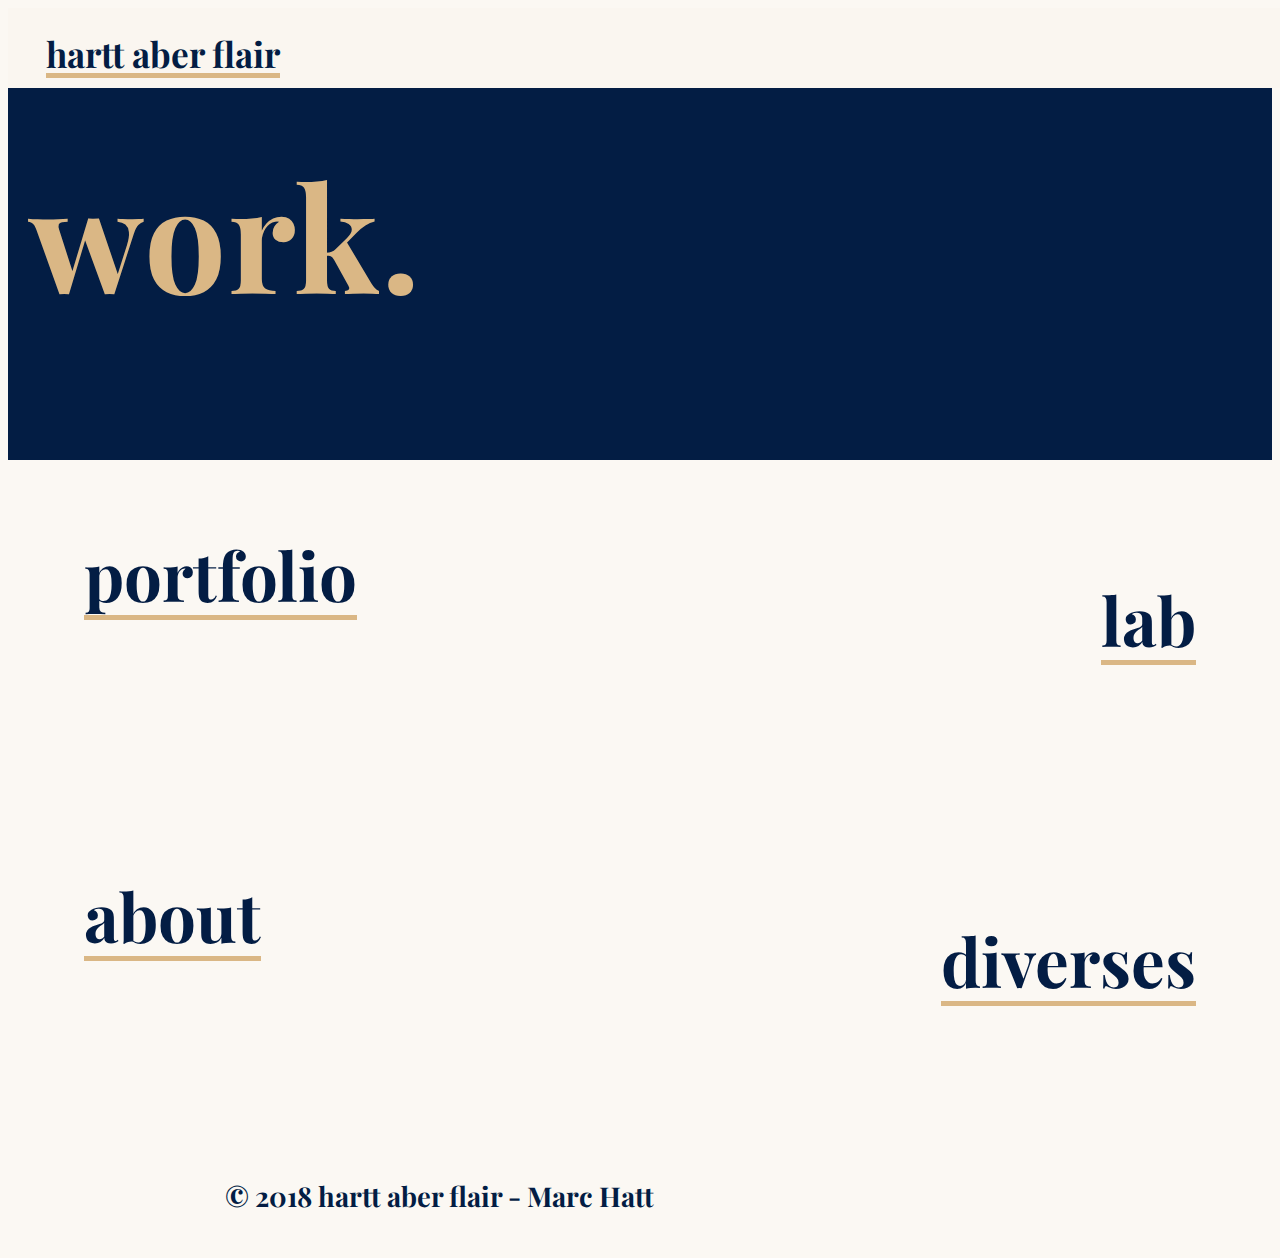
<file: index.html>
<!DOCTYPE html>
<html>
<head>
    <title>hartt aber flair</title>
    <meta charset="utf-8"/>
    <meta name="viewport" content="width=device-width, initial-scale=1.0">
    <link rel="stylesheet" href="https://maxcdn.bootstrapcdn.com/bootstrap/4.0.0-beta.2/css/bootstrap.min.css"
          integrity="sha384-PsH8R72JQ3SOdhVi3uxftmaW6Vc51MKb0q5P2rRUpPvrszuE4W1povHYgTpBfshb" crossorigin="anonymous">
    <link href="https://fonts.googleapis.com/css?family=Fira+Sans:400,400i|Playfair+Display:700,700i" rel="stylesheet"
          type="text/css">
    <link rel="stylesheet" type="text/css" href="styles/portfolio.css">
</head>
<body>
<header class="container-fluid">
    <div class="row">
        <h1 class="col-sm-4"><a href="index.html">hartt aber flair</a></h1>
    </div>
</header>
<section class="jumbotron">
    <div class="container-fluid">
        <div class="row text-center">
            <h2>work.</h2>
        </div>
    </div>
</section>
<section class="container-fluid">
    <div class="row">
        <div class="col-sm-6 nopadding">
            <h1 class="lab"><a>lab</a></h1>
        </div>
        <div class="col-sm-6 nopadding">
            <h1 class="experimentelles"><a href="portfolio.html">portfolio</a></h1>
        </div>
    </div>
    <div class="row">
        <div class="col-sm-6 nopadding">
            <h1 class="diverses"><a>diverses</a></h1>
        </div>
        <div class="col-sm-6 nopadding">
            <h1 class="case"><a href="about.html">about</a></h1>
        </div>
    </div>
</section>
<footer class="container-fluid">
    <div class="copy">
        <p class="copy">&copy; 2018 hartt aber flair - Marc Hatt</p>
    </div>
</footer>
<script src="https://code.jquery.com/jquery-3.2.1.slim.min.js"
        integrity="sha384-KJ3o2DKtIkvYIK3UENzmM7KCkRr/rE9/Qpg6aAZGJwFDMVNA/GpGFF93hXpG5KkN"
        crossorigin="anonymous"></script>
<script src="https://cdnjs.cloudflare.com/ajax/libs/popper.js/1.12.9/umd/popper.min.js"
        integrity="sha384-ApNbgh9B+Y1QKtv3Rn7W3mgPxhU9K/ScQsAP7hUibX39j7fakFPskvXusvfa0b4Q"
        crossorigin="anonymous"></script>
<script src="https://maxcdn.bootstrapcdn.com/bootstrap/4.0.0-beta.3/js/bootstrap.min.js"
        integrity="sha384-a5N7Y/aK3qNeh15eJKGWxsqtnX/wWdSZSKp+81YjTmS15nvnvxKHuzaWwXHDli+4"
        crossorigin="anonymous"></script>
</body>
</html>
</file>
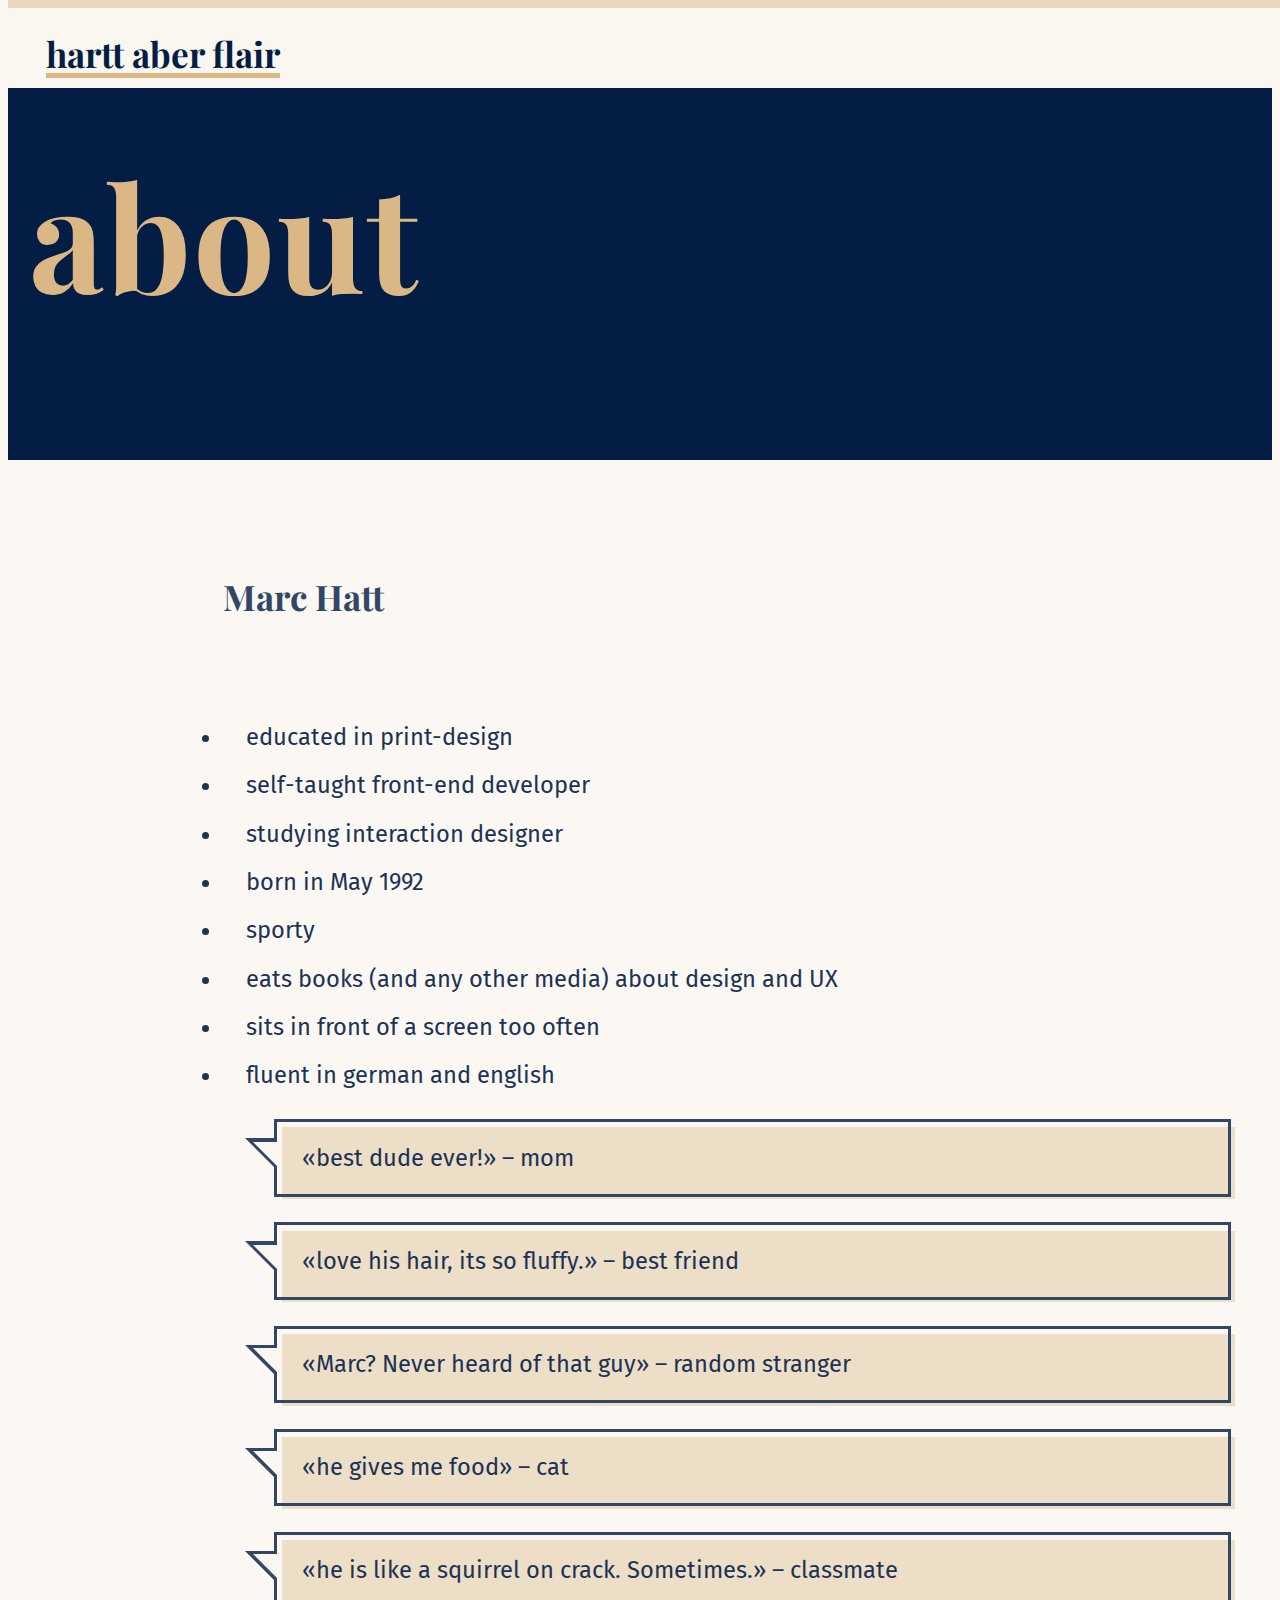
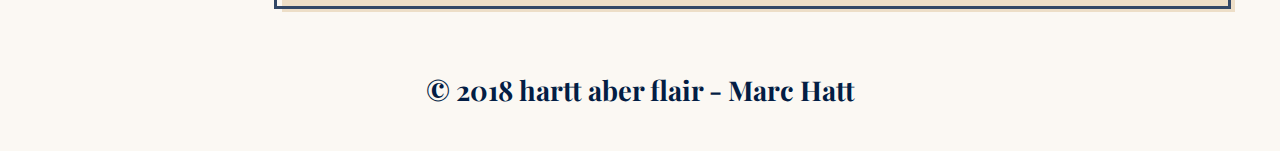
<file: about.html>
<!DOCTYPE html>
<html>
<head>
    <title>hartt aber flair</title>
    <meta charset="utf-8"/>
    <meta name="viewport" content="width=device-width, initial-scale=1.0">
    <link rel="stylesheet" href="https://maxcdn.bootstrapcdn.com/bootstrap/4.0.0-beta.2/css/bootstrap.min.css"
          integrity="sha384-PsH8R72JQ3SOdhVi3uxftmaW6Vc51MKb0q5P2rRUpPvrszuE4W1povHYgTpBfshb" crossorigin="anonymous">
    <link href="https://fonts.googleapis.com/css?family=Fira+Sans:400,400i|Playfair+Display:700,700i" rel="stylesheet"
          type="text/css">
    <link rel="stylesheet" type="text/css" href="styles/portfolio.css">
    <script src="https://ajax.googleapis.com/ajax/libs/jquery/3.2.1/jquery.min.js"></script>
    <script src="https://maxcdn.bootstrapcdn.com/bootstrap/3.3.7/js/bootstrap.min.js"></script>
</head>
<body>
<header class="container-fluid">
    <div class="row">
        <h1 class="col-sm-4"><a href="index.html">hartt aber flair</a></h1>
    </div>
</header>
<div class="back">
    <p><a href="index.html">home</a></p>
</div>
<section class="jumbotron">
    <div class="container-fluid">
        <div class="row text-center">
            <h2>about</h2>
        </div>
    </div>
</section>
<section class="container-fluid">
    <div class="row">
        <div class="grundtext">
            <h4 class="grundtext">Marc Hatt</h4>
            <div class="grundtext">
                <p class="grundtext">
                <ul style="padding-left:calc(16% + 1vw)">
                    <li>educated in print-design</li>
                    <li>self-taught front-end developer</li>
                    <li>studying interaction designer</li>
                    <li>born in May 1992</li>
                    <li>sporty</li>
                    <li>eats books (and any other media) about design and UX</li>
                    <li>sits in front of a screen too often</li>
                    <li>fluent in german and english</li>
                </ul>
                </p>
                <div class="row">
                    <div class="grundtext">
                        <blockquote class="content">«best dude ever!» – mom<span class="arrow"></span></blockquote>
                    </div>
                </div>
                <div class="row">
                    <div class="grundtext">
                        <blockquote class="content">«love his hair, its so fluffy.» – best friend<span
                                class="arrow"></span></blockquote>
                    </div>
                </div>
                <div class="row">
                    <div class="grundtext">
                        <blockquote class="content">«Marc? Never heard of that guy» – random stranger<span
                                class="arrow"></span></blockquote>
                    </div>
                </div>
                <div class="row">
                    <div class="grundtext">
                        <blockquote class="content">«he gives me food» – cat<span class="arrow"></span></blockquote>
                    </div>
                </div>
                <div class="row">
                    <div class="grundtext">
                        <blockquote class="content">«he is like a squirrel on crack. Sometimes.» – classmate<span
                                class="arrow"></span></blockquote>
                    </div>
                </div>
            </div>
        </div>
    </div>
</section>
<footer class="container-fluid">
    <div class="copy">
        <p class="copy">&copy; 2018 hartt aber flair - Marc Hatt</p>
    </div>
</footer>
<script src="https://code.jquery.com/jquery-3.2.1.slim.min.js"
        integrity="sha384-KJ3o2DKtIkvYIK3UENzmM7KCkRr/rE9/Qpg6aAZGJwFDMVNA/GpGFF93hXpG5KkN"
        crossorigin="anonymous"></script>
<script src="https://cdnjs.cloudflare.com/ajax/libs/popper.js/1.12.9/umd/popper.min.js"
        integrity="sha384-ApNbgh9B+Y1QKtv3Rn7W3mgPxhU9K/ScQsAP7hUibX39j7fakFPskvXusvfa0b4Q"
        crossorigin="anonymous"></script>
<script src="https://maxcdn.bootstrapcdn.com/bootstrap/4.0.0-beta.3/js/bootstrap.min.js"
        integrity="sha384-a5N7Y/aK3qNeh15eJKGWxsqtnX/wWdSZSKp+81YjTmS15nvnvxKHuzaWwXHDli+4"
        crossorigin="anonymous"></script>
</body>
</html>
</file>
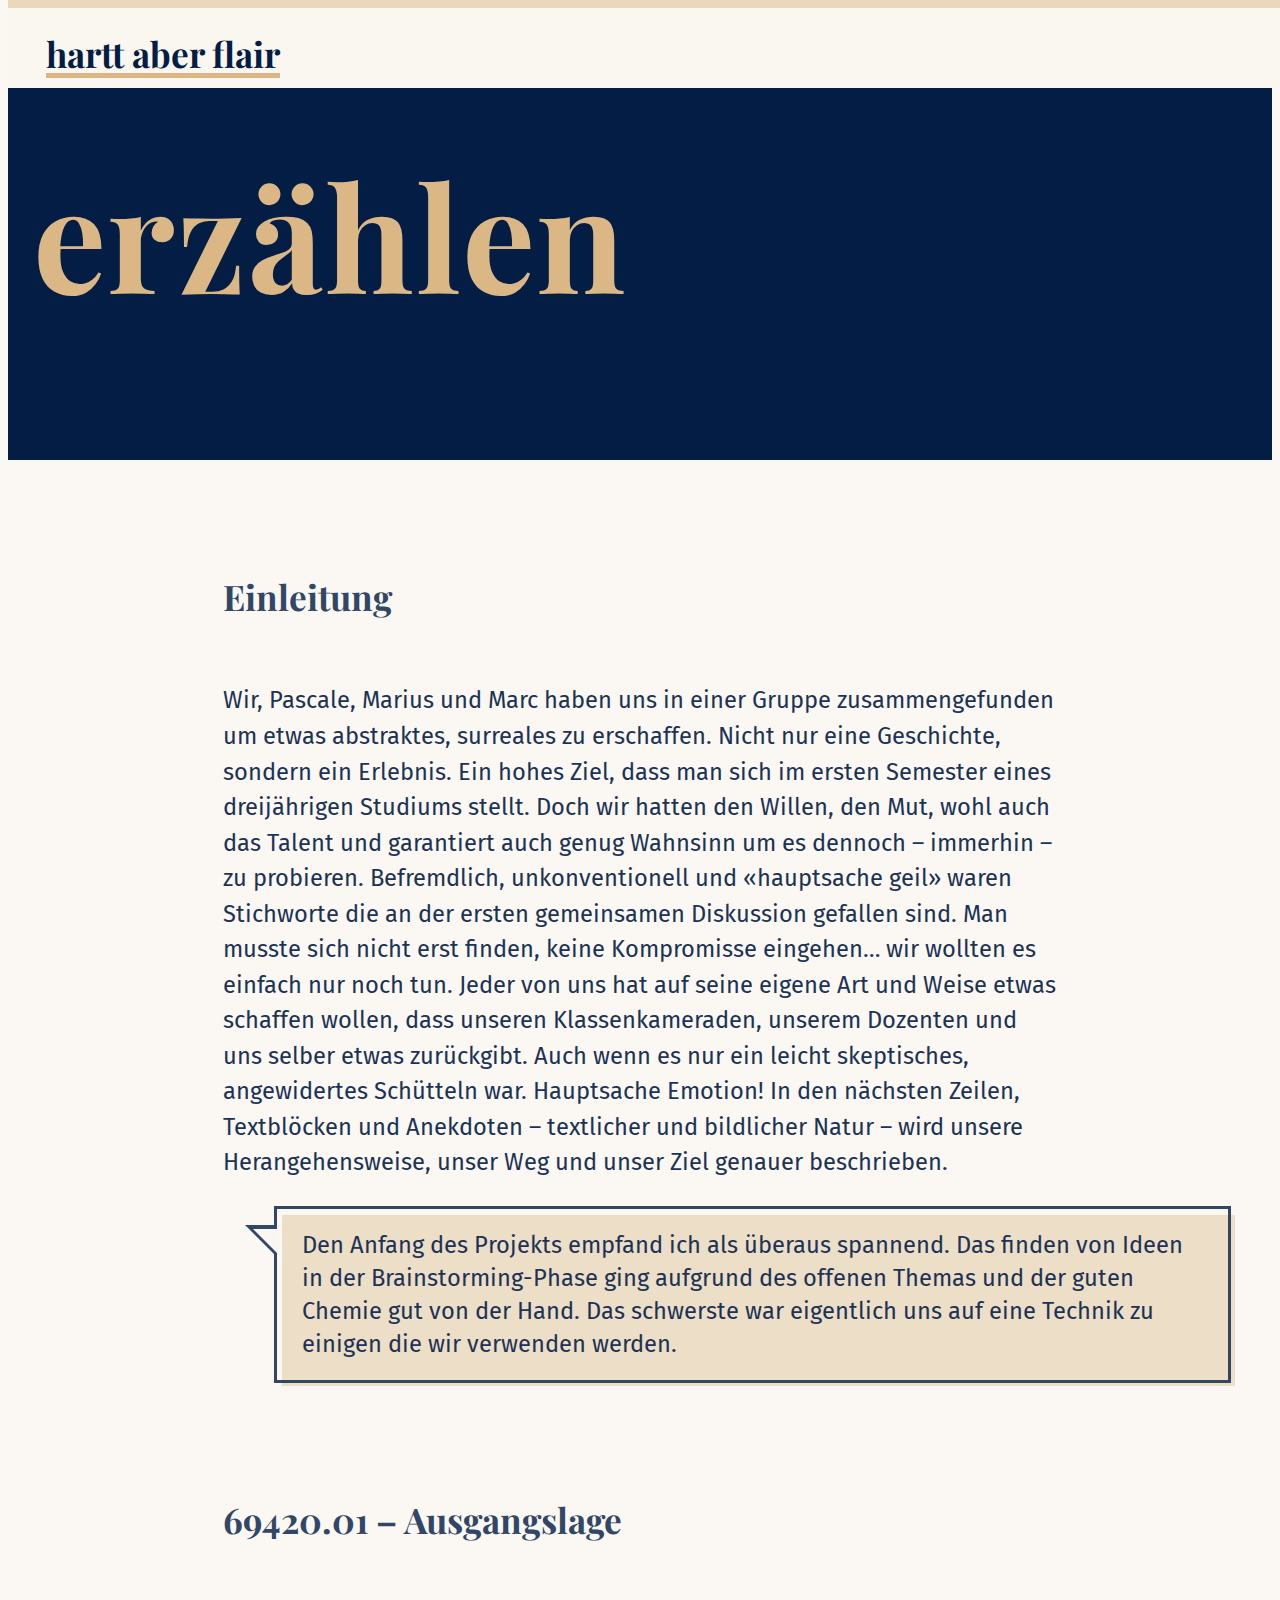
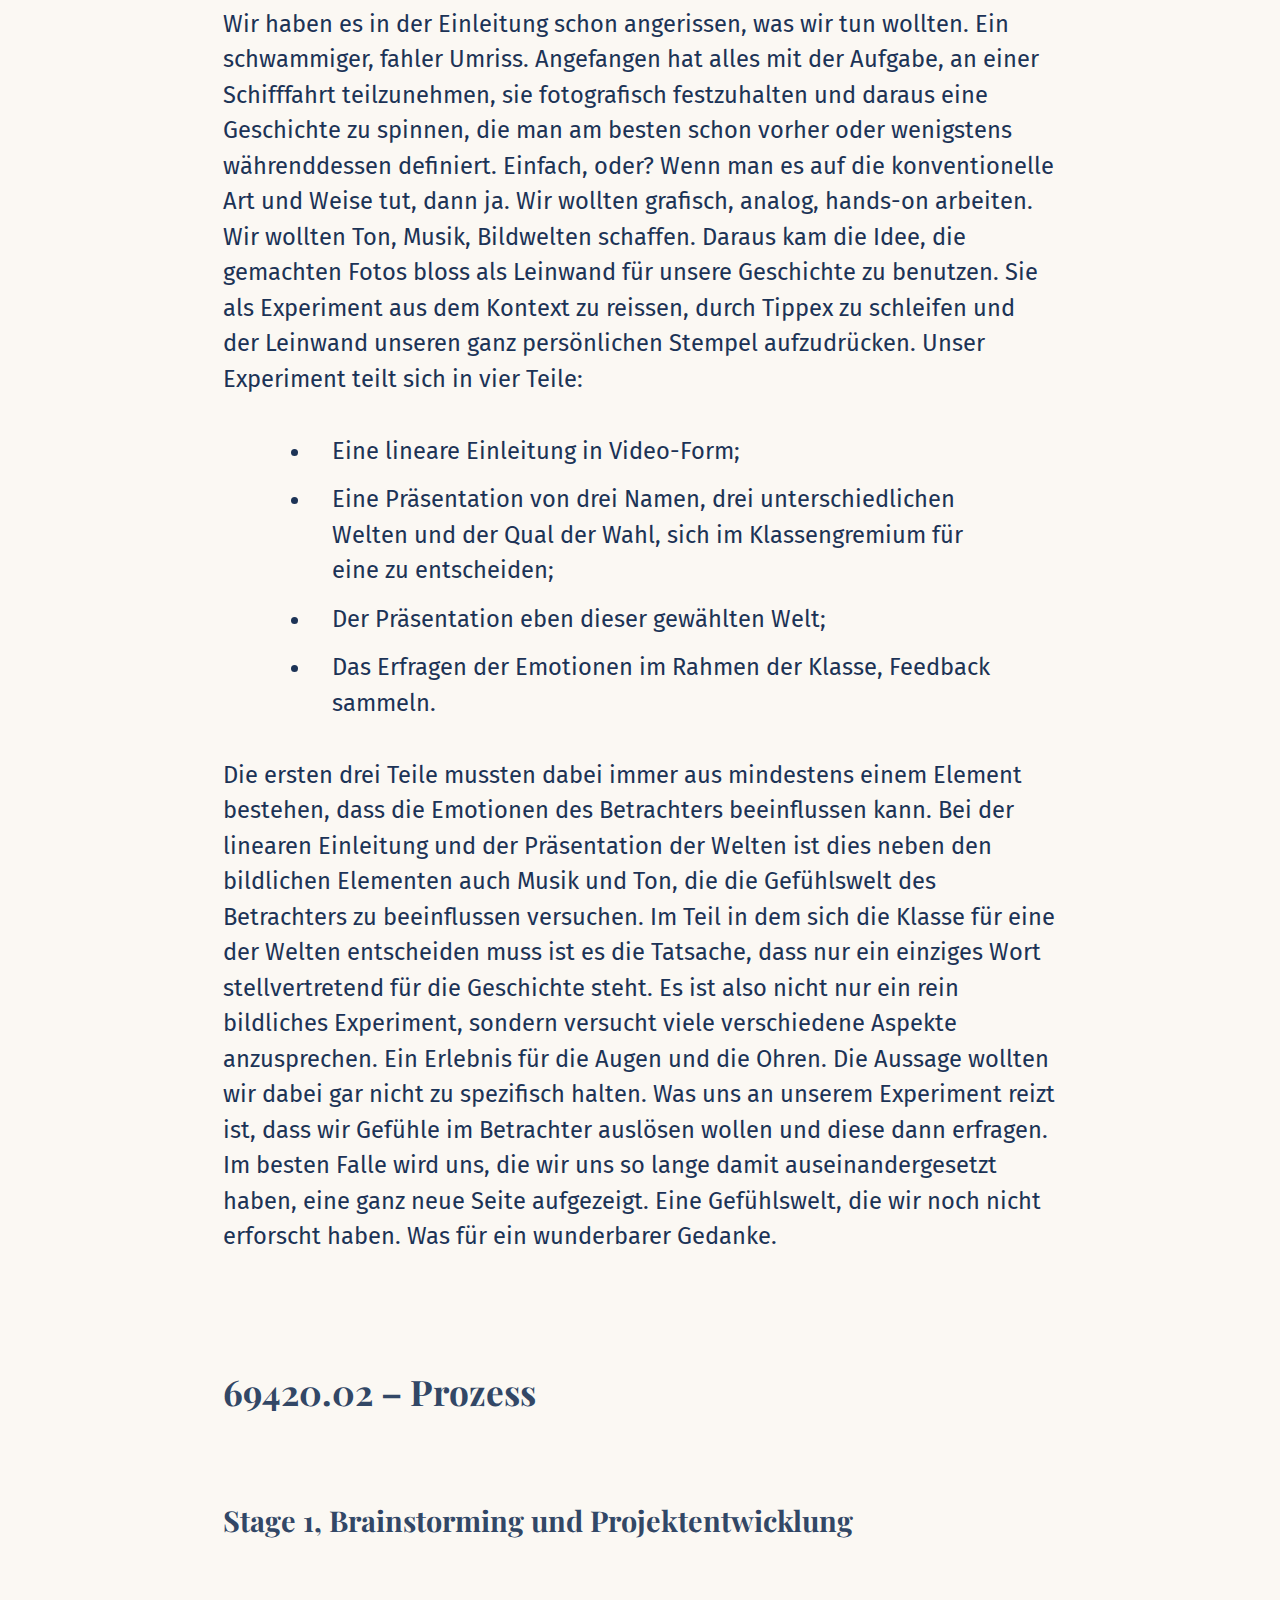
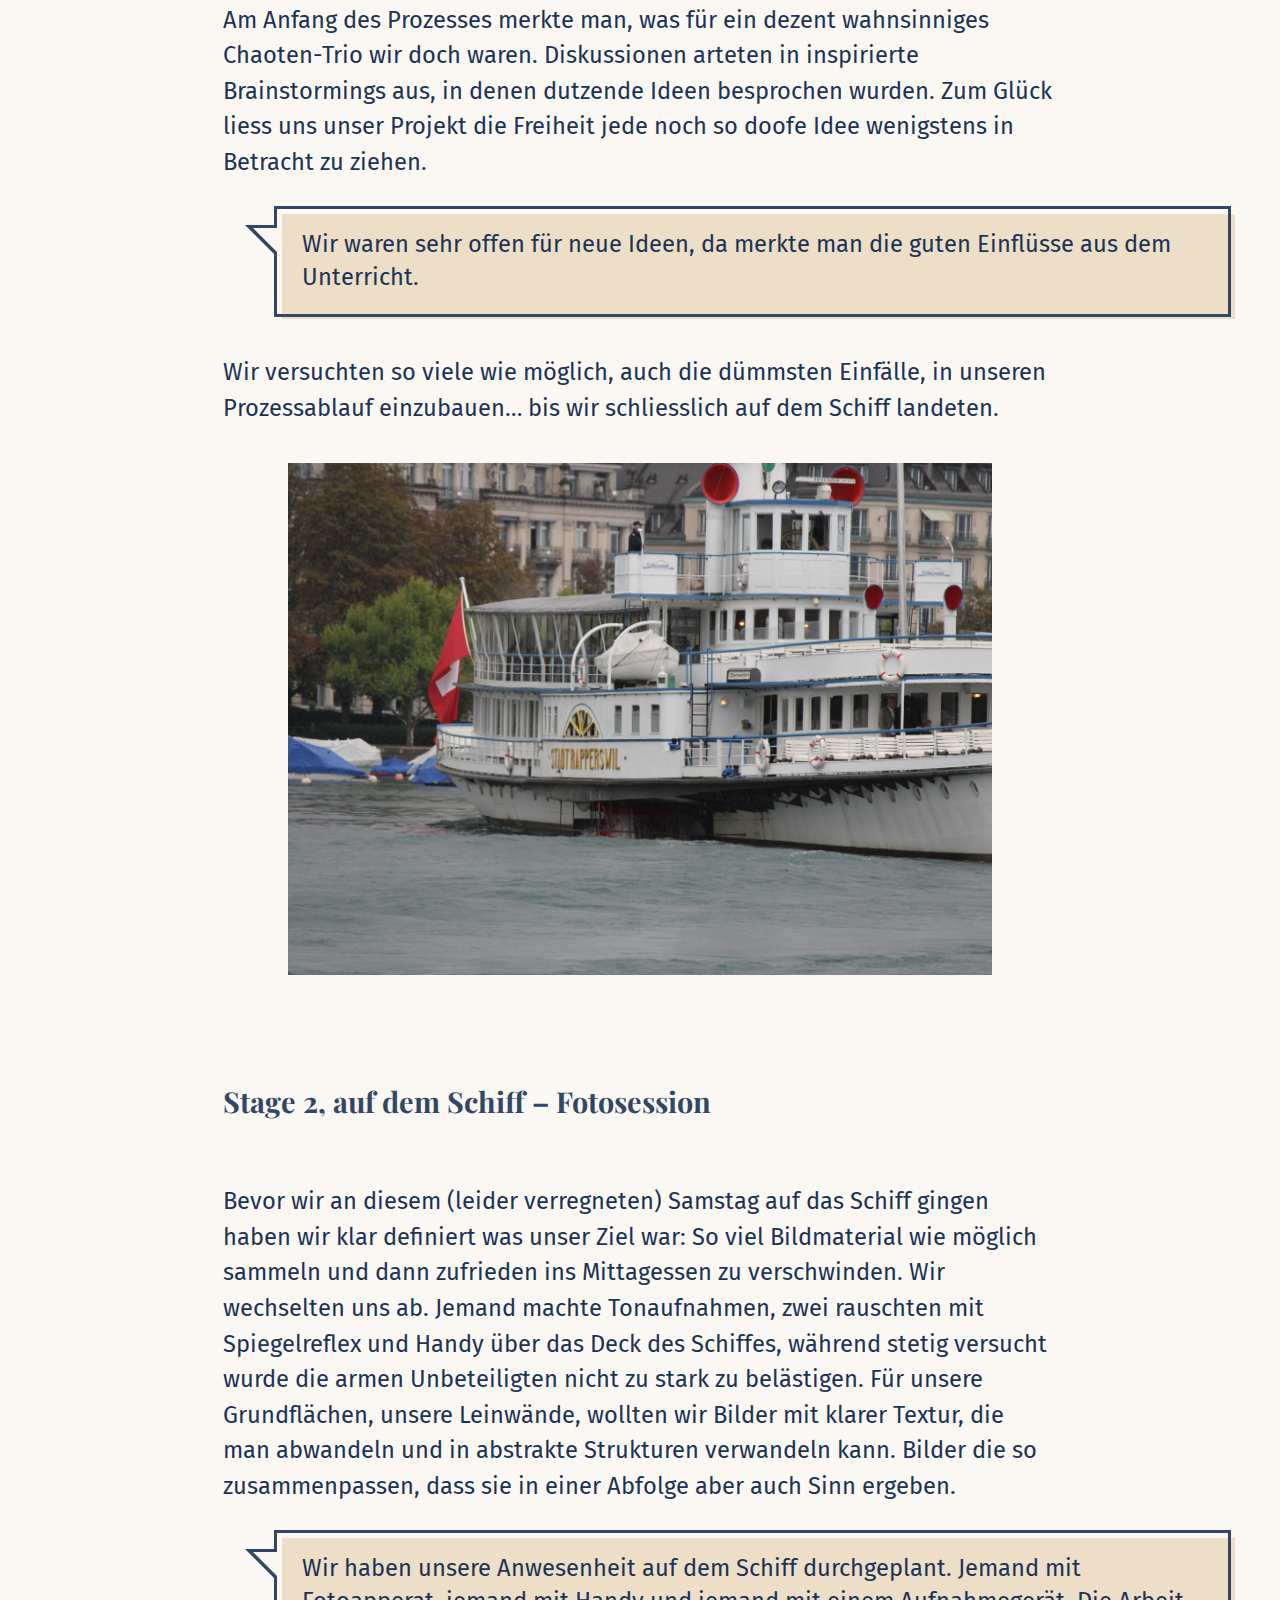
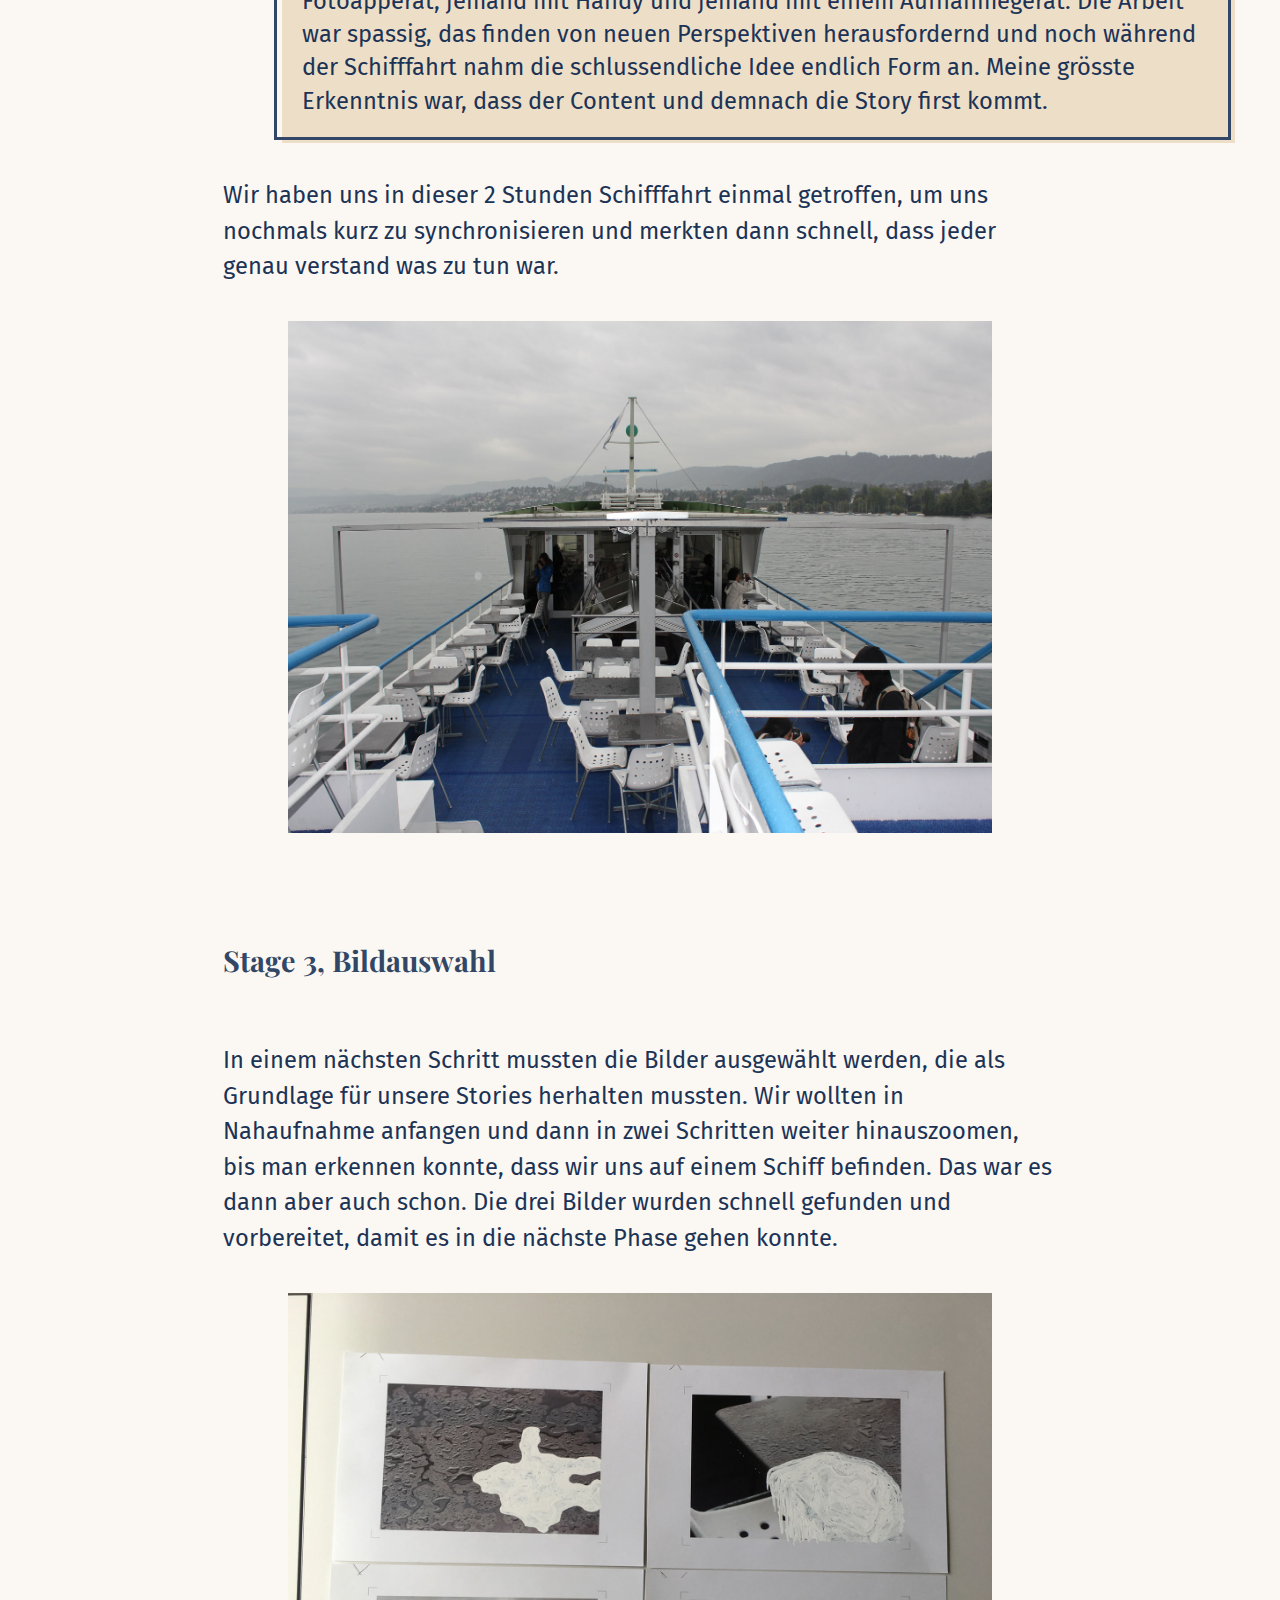
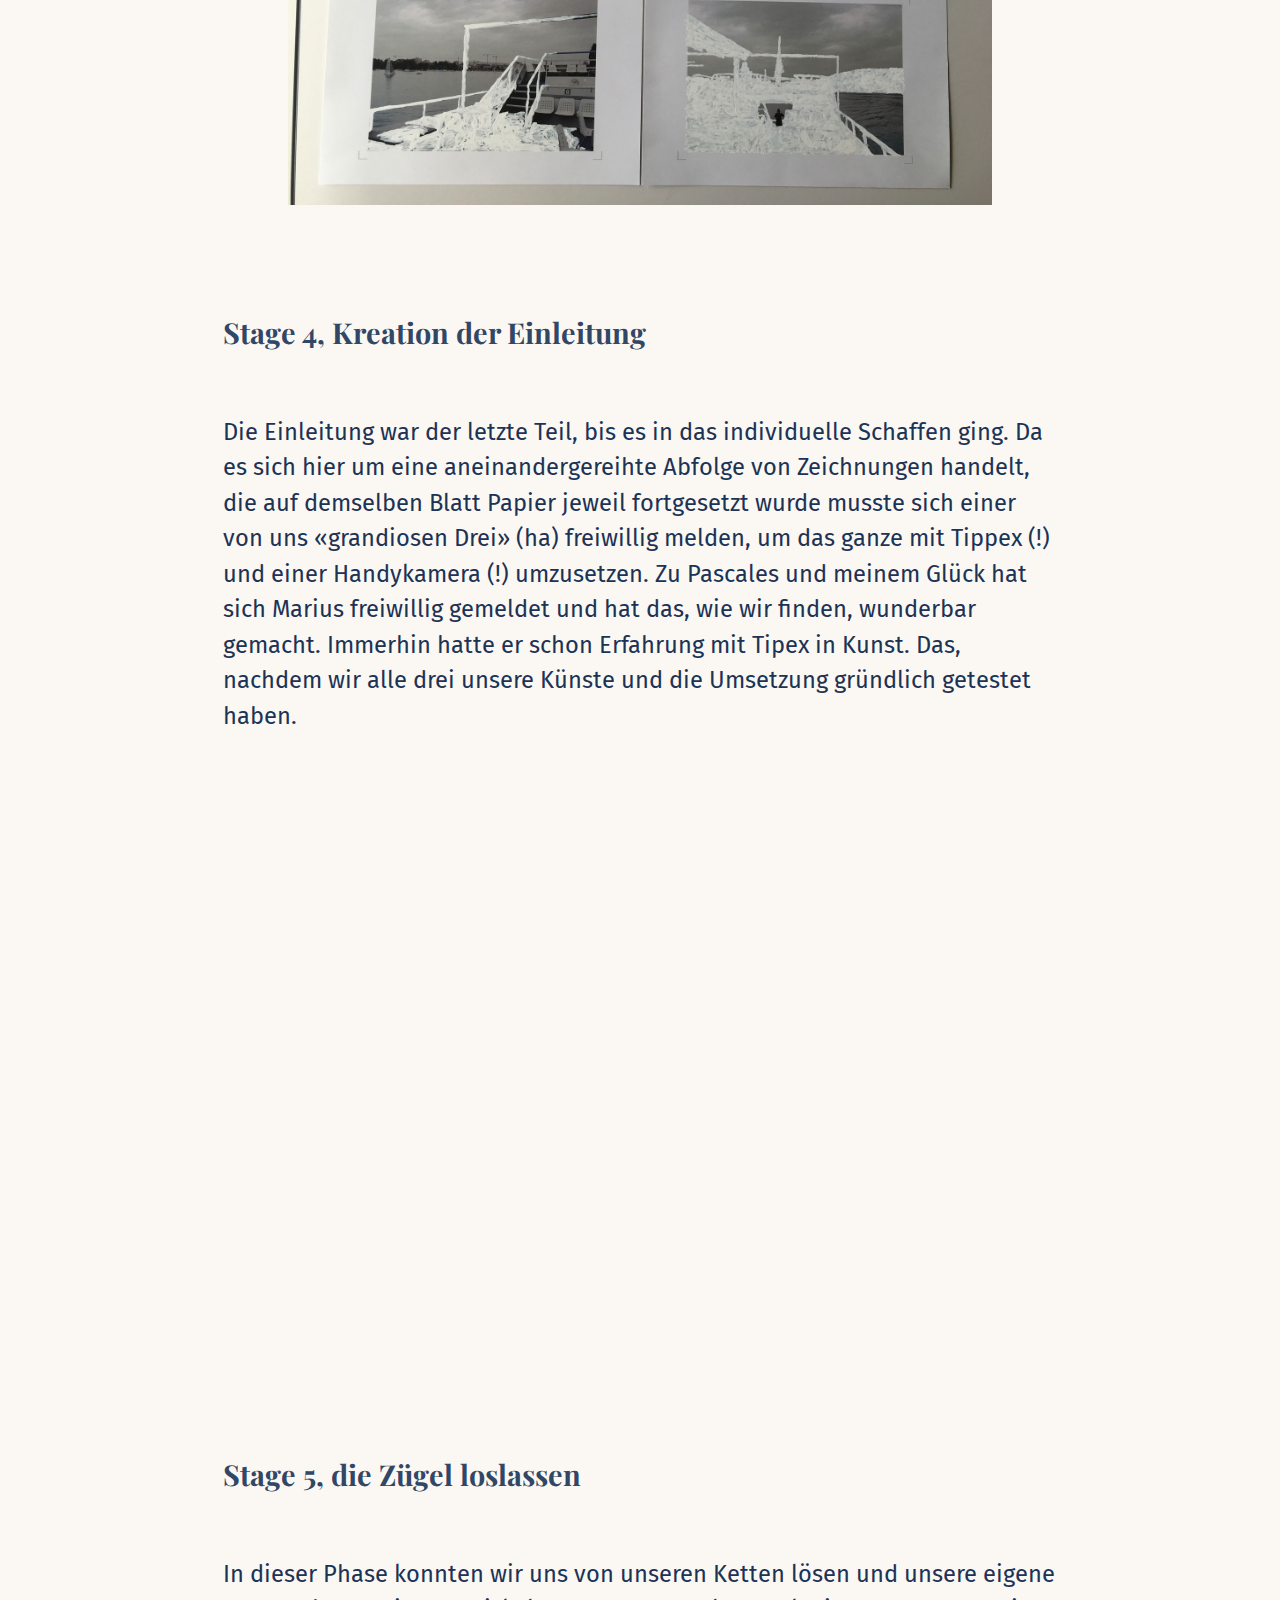
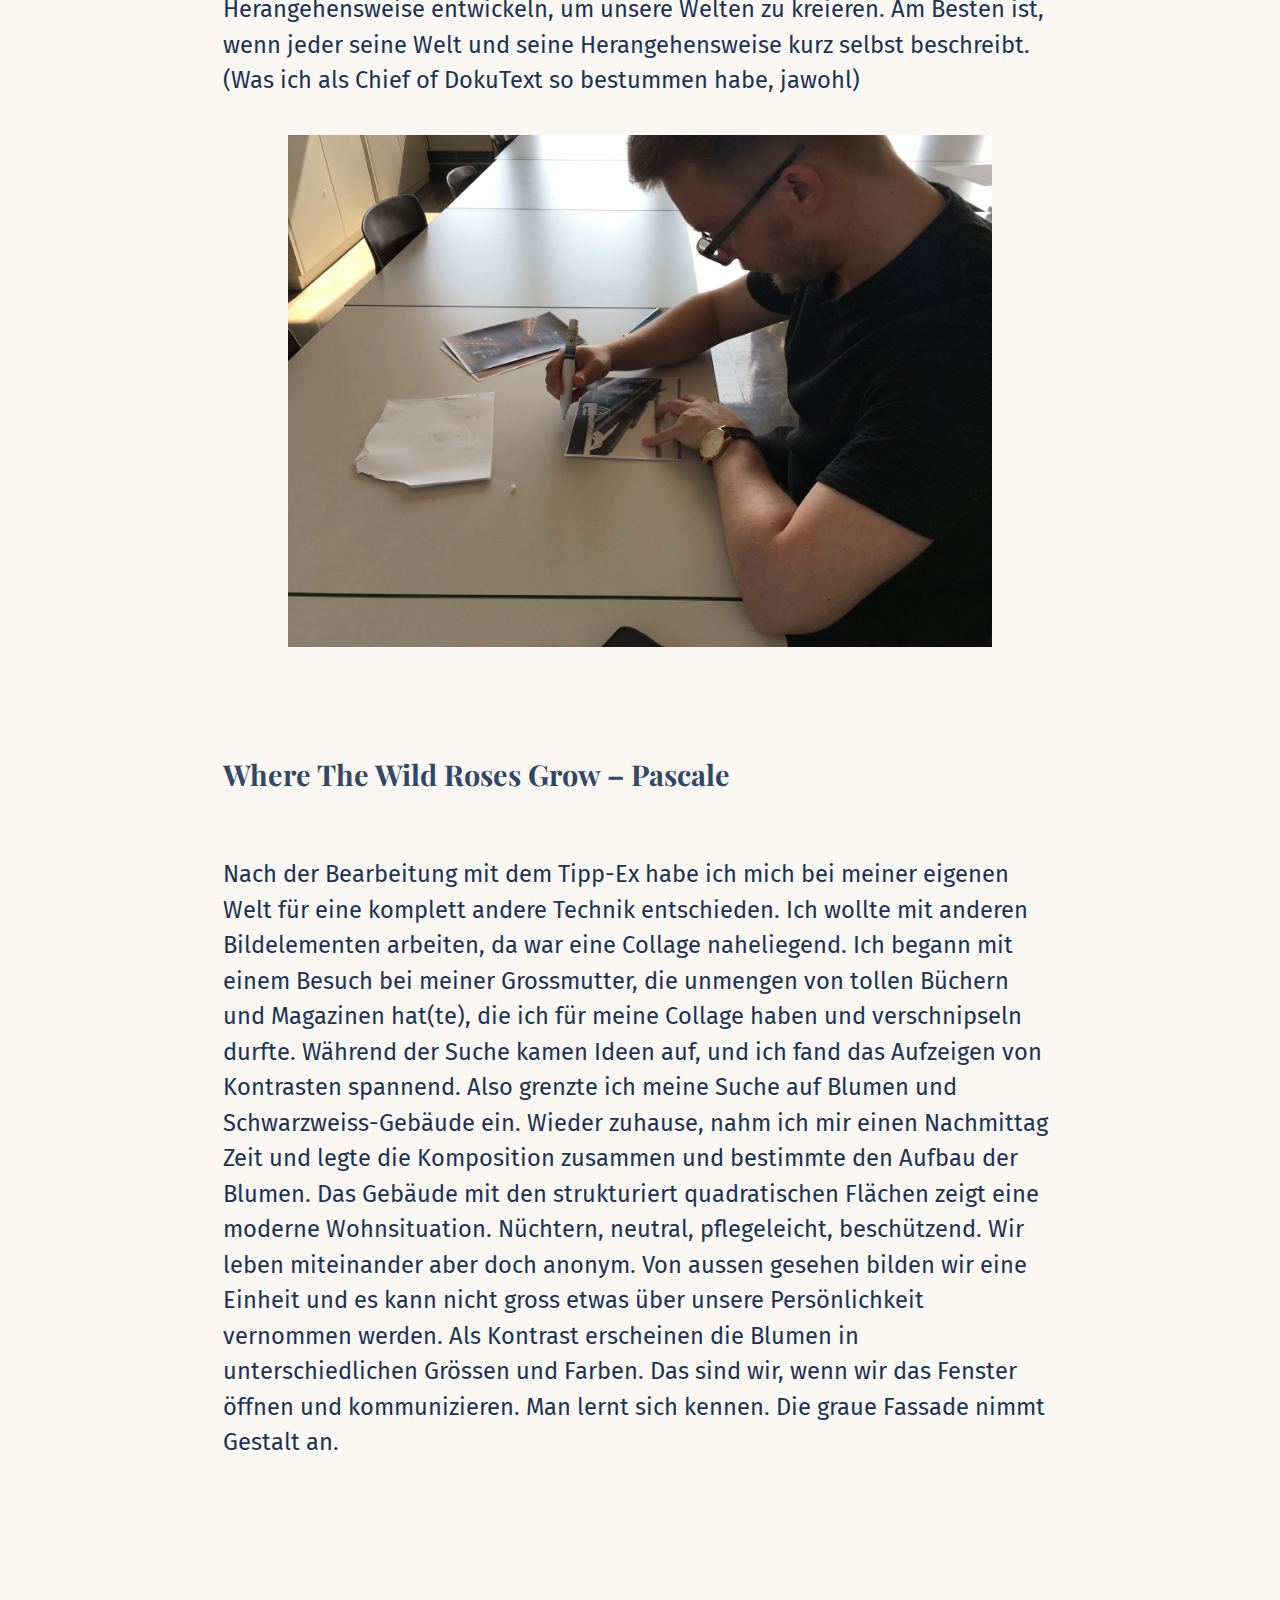
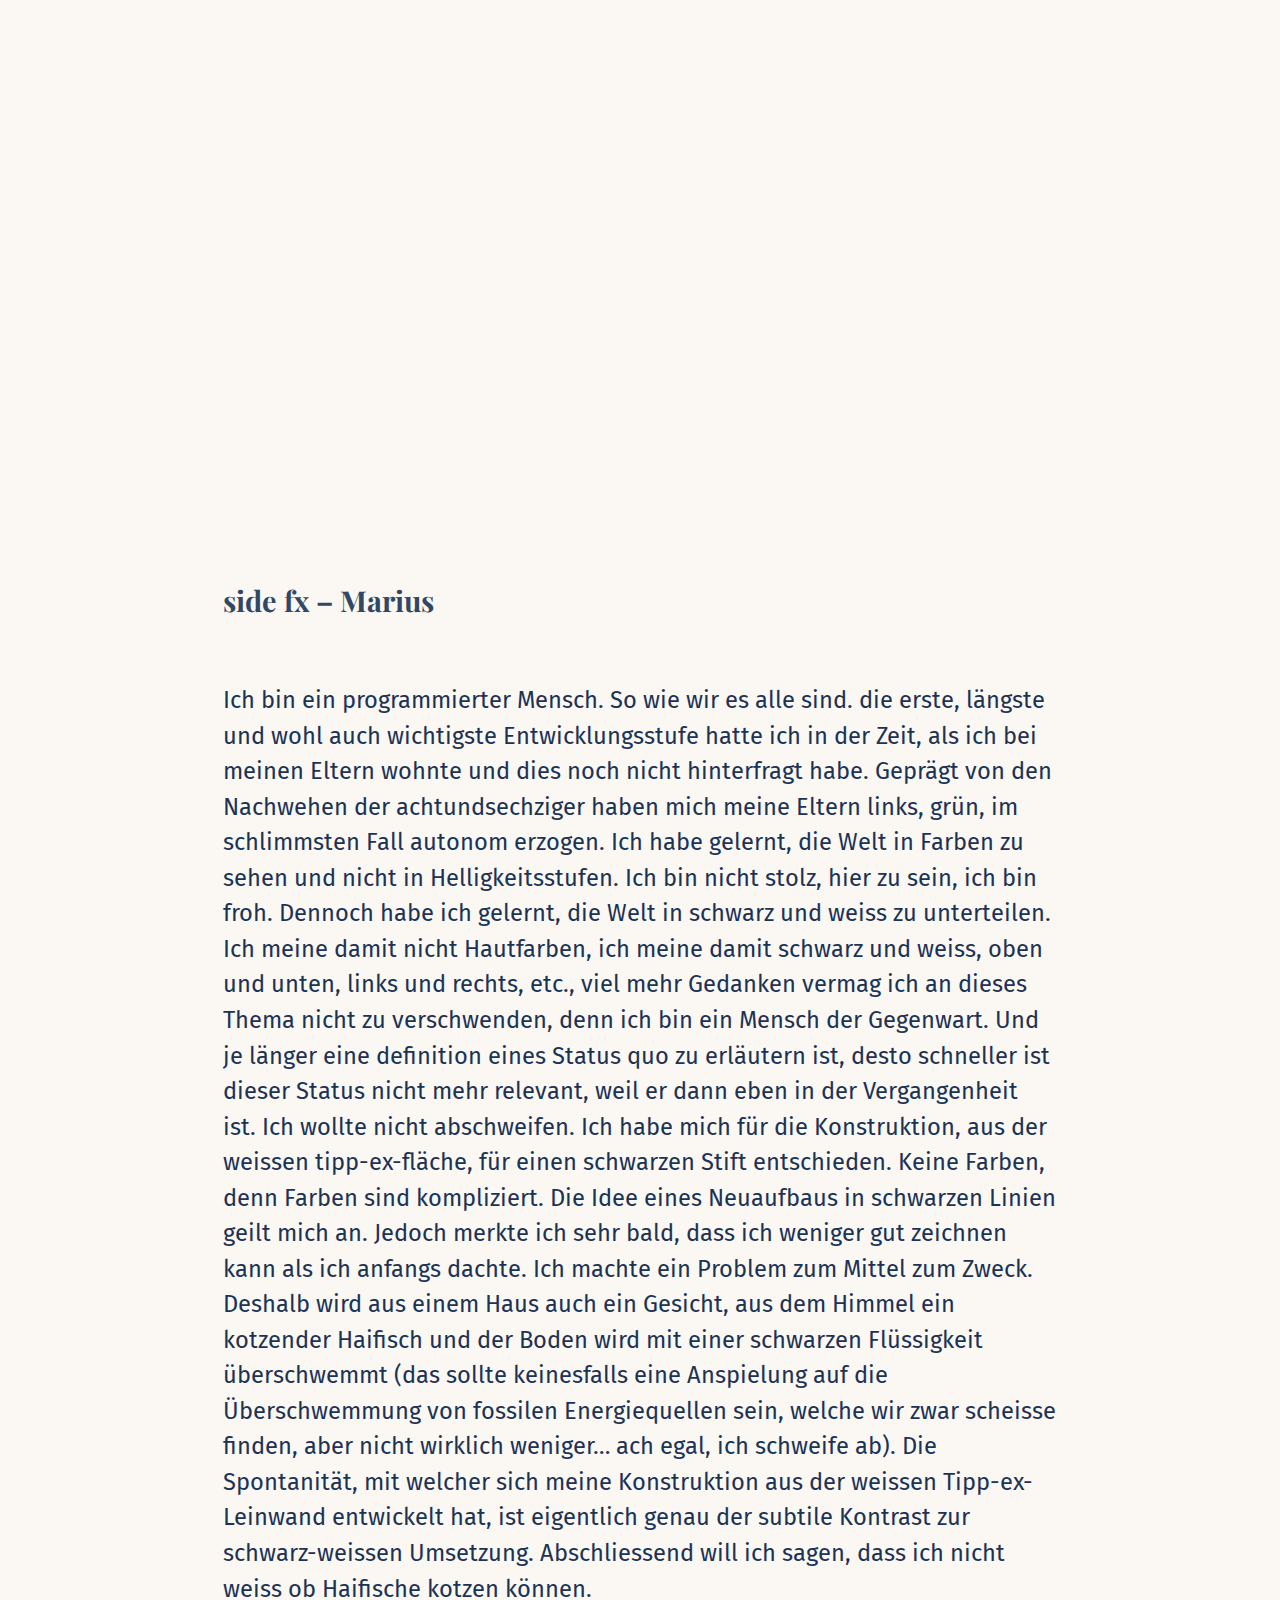
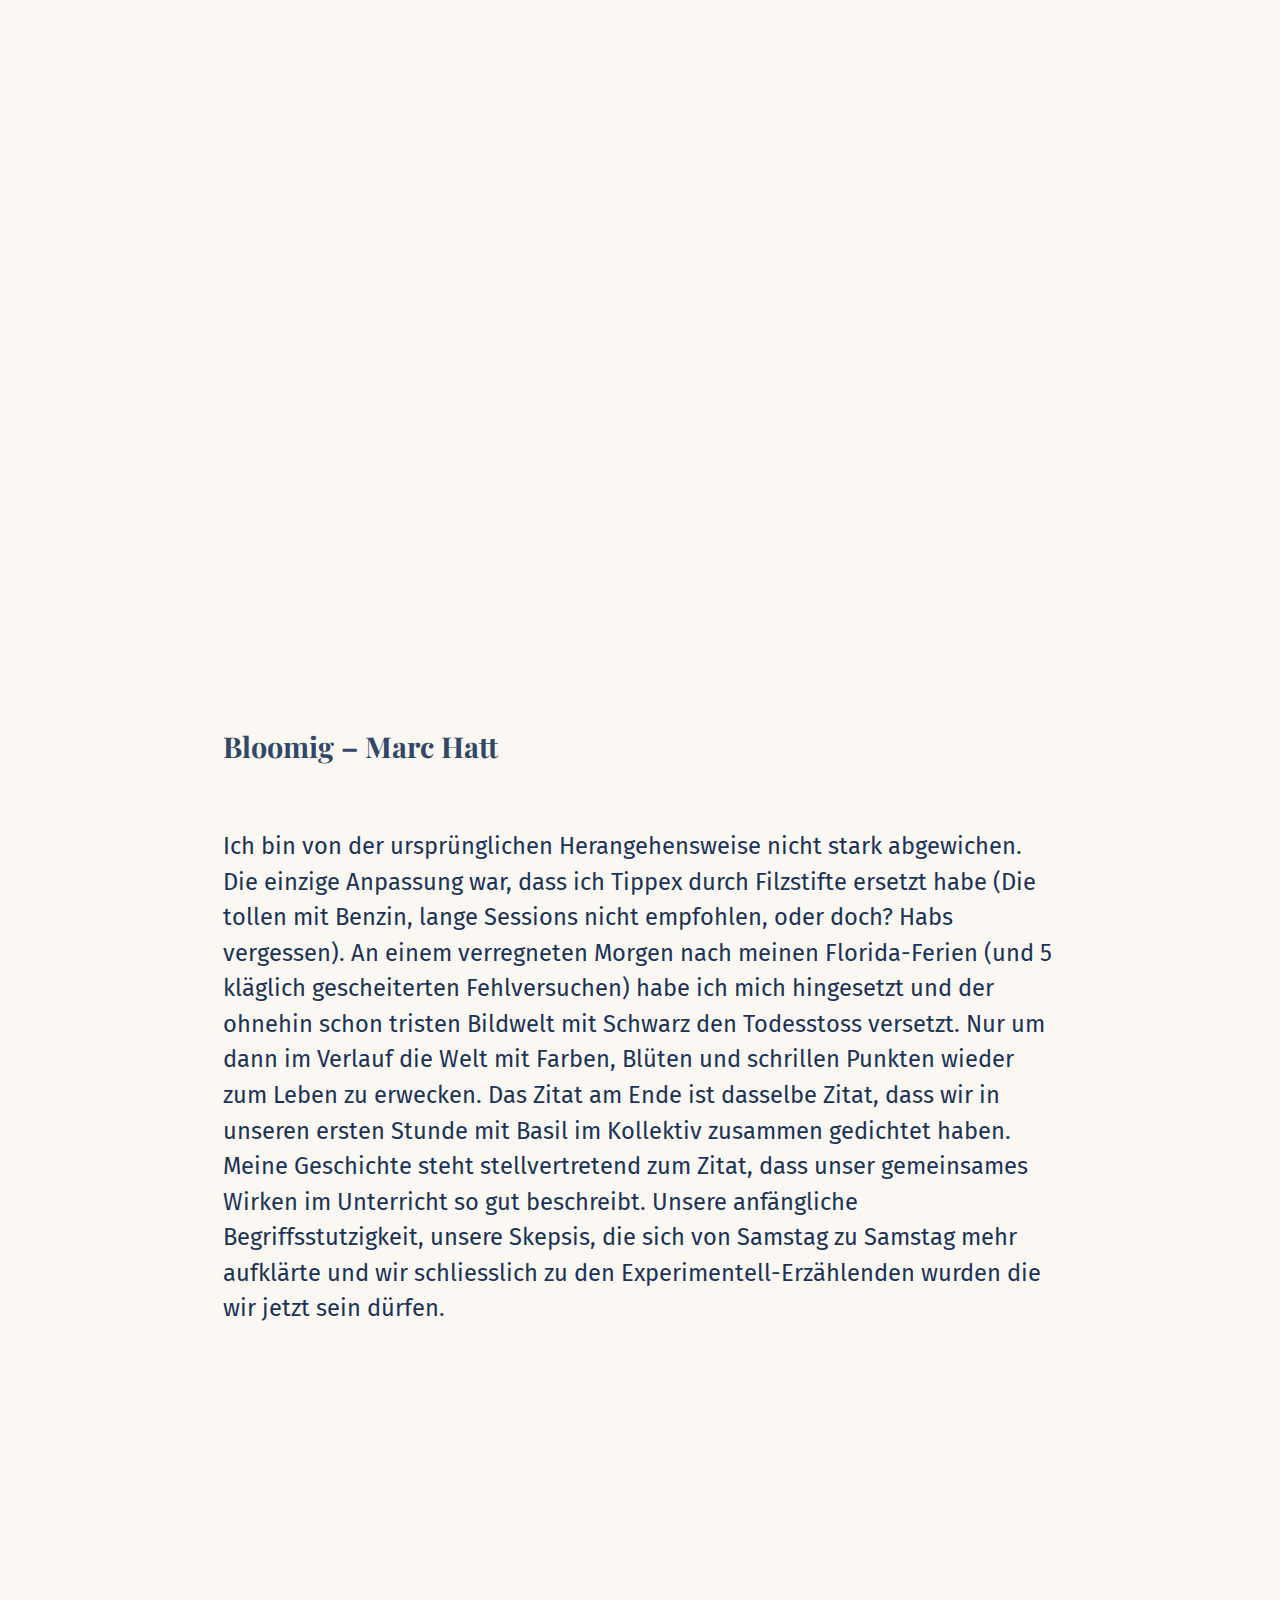
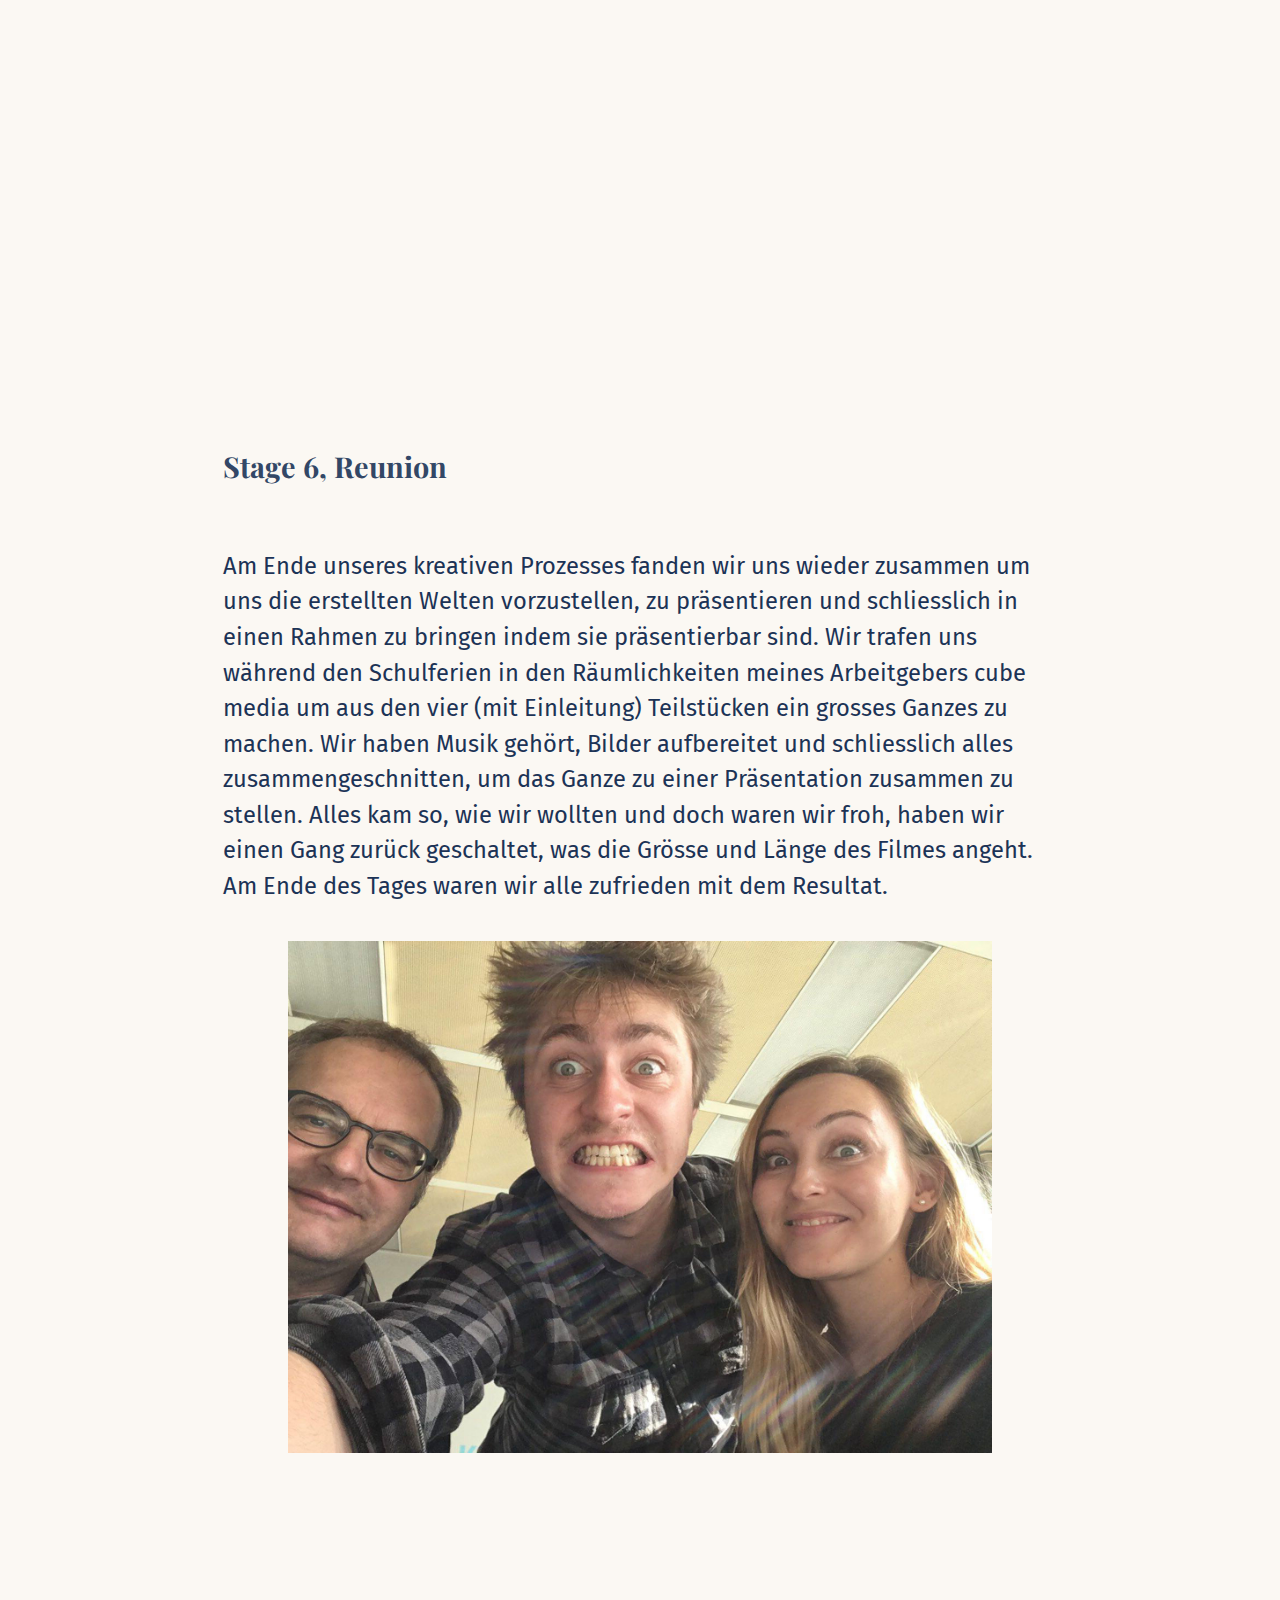
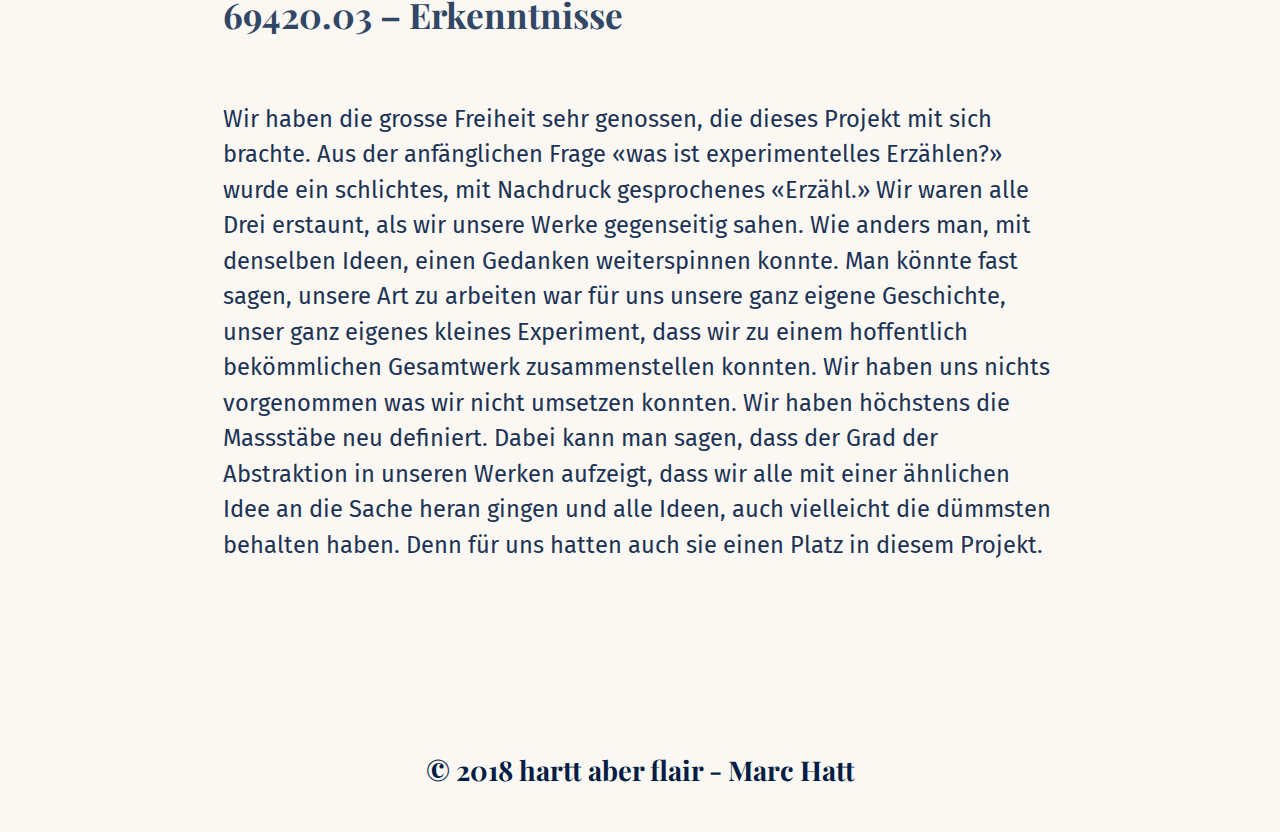
<file: erzaehlen.html>
<!DOCTYPE html>
<html>
<head>
    <title>hartt aber flair</title>
    <meta charset="utf-8"/>
    <meta name="viewport" content="width=device-width, initial-scale=1.0">
    <link rel="stylesheet" href="https://maxcdn.bootstrapcdn.com/bootstrap/4.0.0-beta.2/css/bootstrap.min.css"
          integrity="sha384-PsH8R72JQ3SOdhVi3uxftmaW6Vc51MKb0q5P2rRUpPvrszuE4W1povHYgTpBfshb" crossorigin="anonymous">
    <link href="https://fonts.googleapis.com/css?family=Fira+Sans:400,400i|Playfair+Display:700,700i" rel="stylesheet"
          type="text/css">
    <link rel="stylesheet" type="text/css" href="styles/portfolio.css">
    <script src="https://ajax.googleapis.com/ajax/libs/jquery/3.2.1/jquery.min.js"></script>
    <script src="https://maxcdn.bootstrapcdn.com/bootstrap/3.3.7/js/bootstrap.min.js"></script>
</head>
<body>
<header class="container-fluid">
    <div class="row">
        <h1 class="col-sm-4"><a href="index.html">hartt aber flair</a>
        </h1>
    </div>
</header>
<div class="back">
    <p><a href="index.html">home</a></p>
</div>
<section class="jumbotron">
    <div class="container-fluid">
        <div class="row text-center">
            <h2>erzählen</h2>
        </div>
    </div>
</section>
<section class="container-fluid">
    <div class="row">
        <div class="grundtext">
            <h4 class="grundtext">Einleitung</h4>
            <p class="grundtext">Wir, Pascale, Marius und Marc haben uns in einer Gruppe zusammengefunden um etwas
                abstraktes, surreales zu erschaffen. Nicht nur eine Geschichte, sondern ein Erlebnis. Ein hohes
                Ziel, dass man sich im ersten Semester eines dreijährigen Studiums stellt.

                Doch wir hatten den Willen, den Mut, wohl auch das Talent und garantiert auch genug Wahnsinn um es
                dennoch – immerhin – zu probieren. Befremdlich, unkonventionell und «hauptsache geil» waren
                Stichworte die an der ersten gemeinsamen Diskussion gefallen sind. Man musste sich nicht erst
                finden, keine Kompromisse eingehen… wir wollten es einfach nur noch tun. Jeder von uns hat auf seine
                eigene Art und Weise etwas schaffen wollen, dass unseren Klassenkameraden, unserem Dozenten und uns
                selber etwas zurückgibt. Auch wenn es nur ein leicht skeptisches, angewidertes Schütteln war.
                Hauptsache Emotion!

                In den nächsten Zeilen, Textblöcken und Anekdoten – textlicher und bildlicher Natur – wird unsere
                Herangehensweise, unser Weg und unser Ziel genauer beschrieben.
            <blockquote class="content">Den Anfang des Projekts empfand ich als überaus spannend. Das finden von
                Ideen in der Brainstorming-Phase ging aufgrund des offenen Themas und der guten Chemie gut von der
                Hand. Das schwerste war eigentlich uns auf eine Technik zu einigen die wir verwenden werden.
                <span class="arrow"></span></blockquote>
            </p>
        </div>
    </div>
    <div class="row">
        <div class="grundtext">
            <h4 class="grundtext">69420.01 – Ausgangslage</h4>
            <p class="grundtext">Wir haben es in der Einleitung schon angerissen, was wir tun wollten. Ein
                schwammiger, fahler Umriss. Angefangen hat alles mit der Aufgabe, an einer Schifffahrt teilzunehmen,
                sie fotografisch festzuhalten und daraus eine Geschichte zu spinnen, die man am besten schon vorher
                oder wenigstens währenddessen definiert.
                Einfach, oder?

                Wenn man es auf die konventionelle Art und Weise tut, dann ja. Wir wollten grafisch, analog,
                hands-on arbeiten. Wir wollten Ton, Musik, Bildwelten schaffen. Daraus kam die Idee, die gemachten
                Fotos bloss als Leinwand für unsere Geschichte zu benutzen. Sie als Experiment aus dem Kontext zu
                reissen, durch Tippex zu schleifen und der Leinwand unseren ganz persönlichen Stempel aufzudrücken.

                Unser Experiment teilt sich in vier Teile:
            </p>
            <ul class="grundtext">
                <li>Eine lineare Einleitung in Video-Form;</li>
                <li>Eine Präsentation von drei Namen, drei unterschiedlichen Welten und der Qual
                    der Wahl, sich im Klassengremium für eine zu entscheiden;
                </li>
                <li>Der Präsentation eben dieser gewählten Welt;</li>
                <li>Das Erfragen der Emotionen im Rahmen der Klasse, Feedback sammeln.</li>
            </ul>
            <p class="grundtext">
                Die ersten drei Teile mussten dabei immer aus mindestens einem Element bestehen, dass die Emotionen
                des Betrachters beeinflussen kann. Bei der linearen Einleitung und der Präsentation der Welten ist
                dies neben den bildlichen Elementen auch Musik und Ton, die die Gefühlswelt des Betrachters zu
                beeinflussen versuchen. Im Teil in dem sich die Klasse für eine der Welten entscheiden muss ist es
                die Tatsache, dass nur ein einziges Wort stellvertretend für die Geschichte steht.

                Es ist also nicht nur ein rein bildliches Experiment, sondern versucht viele verschiedene Aspekte
                anzusprechen. Ein Erlebnis für die Augen und die Ohren. Die Aussage wollten wir dabei gar nicht zu
                spezifisch halten. Was uns an unserem Experiment reizt ist, dass wir Gefühle im Betrachter auslösen
                wollen und diese dann erfragen. Im besten Falle wird uns, die wir uns so lange damit
                auseinandergesetzt haben, eine ganz neue Seite aufgezeigt. Eine Gefühlswelt, die wir noch nicht
                erforscht haben. Was für ein wunderbarer Gedanke.
            </p>
        </div>
    </div>
    <div class="row">
        <div class="abschluss">
            <h4 class="grundtext">69420.02 – Prozess</h4>
            <h5 class="grundtext">Stage 1, Brainstorming und Projektentwicklung</h5>
            <p class="grundtext">Am Anfang des Prozesses merkte man, was für ein dezent wahnsinniges Chaoten-Trio
                wir doch waren. Diskussionen arteten in inspirierte Brainstormings aus, in denen dutzende Ideen
                besprochen wurden. Zum Glück liess uns unser Projekt die Freiheit jede noch so doofe Idee wenigstens
                in Betracht zu ziehen.
            </p>
            <blockquote class="content">Wir waren sehr offen für neue Ideen, da merkte man die guten Einflüsse aus
                dem Unterricht.<span class="arrow"></span></blockquote>
            <p class="grundtext">Wir versuchten so viele wie möglich, auch die dümmsten Einfälle, in unseren
                Prozessablauf einzubauen… bis wir schliesslich auf dem Schiff landeten.
            </p>
            <img src="./bilder/Schiff_1.jpg" alt="Das Schiff"/>
            <h5 class="grundtext">Stage 2, auf dem Schiff – Fotosession</h5>
            <p class="grundtext">Bevor wir an diesem (leider verregneten) Samstag auf das Schiff gingen haben wir
                klar definiert was unser Ziel war: So viel Bildmaterial wie möglich sammeln und dann zufrieden ins
                Mittagessen zu verschwinden.
                Wir wechselten uns ab. Jemand machte Tonaufnahmen, zwei rauschten mit Spiegelreflex und Handy über
                das Deck des Schiffes, während stetig versucht wurde die armen Unbeteiligten nicht zu stark zu
                belästigen.
                Für unsere Grundflächen, unsere Leinwände, wollten wir Bilder mit klarer Textur, die man abwandeln
                und in abstrakte Strukturen verwandeln kann. Bilder die so zusammenpassen, dass sie in einer Abfolge
                aber auch Sinn ergeben.
            </p>
            <blockquote class="content">Wir haben unsere Anwesenheit auf dem Schiff durchgeplant. Jemand mit
                Fotoapperat, jemand mit Handy und jemand mit einem Aufnahmegerät. Die Arbeit war spassig, das finden
                von neuen Perspektiven herausfordernd und noch während der Schifffahrt nahm die schlussendliche Idee
                endlich Form an. Meine grösste Erkenntnis war, dass der Content und demnach die Story first
                kommt.<span class="arrow"></span></blockquote>
            <p class="grundtext">Wir haben uns in dieser 2 Stunden Schifffahrt einmal getroffen, um uns nochmals
                kurz zu synchronisieren und merkten dann schnell, dass jeder genau verstand was zu tun war.
            </p>
            <img src="./bilder/Schiff_2.jpg" alt="Auf dem Schiff"/>
            <h5 class="grundtext">Stage 3, Bildauswahl</h5>
            <p class="grundtext">In einem nächsten Schritt mussten die Bilder ausgewählt werden, die als Grundlage
                für unsere Stories herhalten mussten.
                Wir wollten in Nahaufnahme anfangen und dann in zwei Schritten weiter hinauszoomen, bis man erkennen
                konnte, dass wir uns auf einem Schiff befinden. Das war es dann aber auch schon. Die drei Bilder
                wurden schnell gefunden und vorbereitet, damit es in die nächste Phase gehen konnte.
            </p>
            <img src="./bilder/Bildfolge.jpg" alt="Die fertige Bildfolge"/>
            <h5 class="grundtext">Stage 4, Kreation der Einleitung</h5>
            <p class="grundtext">Die Einleitung war der letzte Teil, bis es in das individuelle Schaffen ging. Da es
                sich hier um eine aneinandergereihte Abfolge von Zeichnungen handelt, die auf demselben Blatt Papier
                jeweil fortgesetzt wurde musste sich einer von uns «grandiosen Drei» (ha) freiwillig melden, um das
                ganze mit Tippex (!) und einer Handykamera (!) umzusetzen.
                Zu Pascales und meinem Glück hat sich Marius freiwillig gemeldet und hat das, wie wir finden,
                wunderbar gemacht. Immerhin hatte er schon Erfahrung mit Tipex in Kunst. Das, nachdem wir alle drei
                unsere Künste und die Umsetzung gründlich getestet haben.
            </p>
            <iframe src="https://player.vimeo.com/video/246430257" width="1000" height="800" frameborder="0"
                    webkitallowfullscreen mozallowfullscreen allowfullscreen></iframe>

            <h5 class="grundtext">Stage 5, die Zügel loslassen</h5>
            <p class="grundtext">In dieser Phase konnten wir uns von unseren Ketten lösen und unsere eigene
                Herangehensweise entwickeln, um unsere Welten zu kreieren.

                Am Besten ist, wenn jeder seine Welt und seine Herangehensweise kurz selbst beschreibt. (Was ich als
                Chief of DokuText so bestummen habe, jawohl)
            </p>
            <img src="./bilder/Marc_at_work.jpg" alt="Ich am arbeiten"/>
            <h5 class="grundtext">Where The Wild Roses Grow – Pascale </h5>
            <p class="grundtext">Nach der Bearbeitung mit dem Tipp-Ex habe ich mich bei meiner eigenen Welt für eine
                komplett andere Technik entschieden. Ich wollte mit anderen Bildelementen arbeiten, da war eine
                Collage naheliegend. Ich begann mit einem Besuch bei meiner Grossmutter, die unmengen von tollen
                Büchern und Magazinen hat(te), die ich für meine Collage haben und verschnipseln durfte. Während der
                Suche kamen Ideen auf, und ich fand das Aufzeigen von Kontrasten spannend. Also grenzte ich meine
                Suche auf Blumen und Schwarzweiss-Gebäude ein. Wieder zuhause, nahm ich mir einen Nachmittag Zeit
                und legte die Komposition zusammen und bestimmte den Aufbau der Blumen.

                Das Gebäude mit den strukturiert quadratischen Flächen zeigt eine moderne Wohnsituation. Nüchtern,
                neutral, pflegeleicht, beschützend. Wir leben miteinander aber doch anonym. Von aussen gesehen
                bilden wir eine Einheit und es kann nicht gross etwas über unsere Persönlichkeit vernommen werden.
                Als Kontrast erscheinen die Blumen in unterschiedlichen Grössen und Farben. Das sind wir, wenn wir
                das Fenster öffnen und kommunizieren. Man lernt sich kennen. Die graue Fassade nimmt Gestalt an.
            </p>
            <iframe src="https://player.vimeo.com/video/246430348" frameborder="0" webkitallowfullscreen
                    mozallowfullscreen allowfullscreen></iframe>

            <h5 class="grundtext">side fx – Marius</h5>
            <p class="grundtext">Ich bin ein programmierter Mensch. So wie wir es alle sind. die erste, längste und
                wohl auch wichtigste Entwicklungsstufe hatte ich in der Zeit, als ich bei meinen Eltern wohnte und
                dies noch nicht hinterfragt habe. Geprägt von den Nachwehen der achtundsechziger haben mich meine
                Eltern links, grün, im schlimmsten Fall autonom erzogen. Ich habe gelernt, die Welt in Farben zu
                sehen und nicht in Helligkeitsstufen. Ich bin nicht stolz, hier zu sein, ich bin froh. Dennoch habe
                ich gelernt, die Welt in schwarz und weiss zu unterteilen. Ich meine damit nicht Hautfarben, ich
                meine damit schwarz und weiss, oben und unten, links und rechts, etc., viel mehr Gedanken vermag ich
                an dieses Thema nicht zu verschwenden, denn ich bin ein Mensch der Gegenwart. Und je länger eine
                definition eines Status quo zu erläutern ist, desto schneller ist dieser Status nicht mehr relevant,
                weil er dann eben in der Vergangenheit ist. Ich wollte nicht abschweifen. Ich habe mich für die
                Konstruktion, aus der weissen tipp-ex-fläche, für einen schwarzen Stift entschieden. Keine Farben,
                denn Farben sind kompliziert. Die Idee eines Neuaufbaus in schwarzen Linien geilt mich an. Jedoch
                merkte ich sehr bald, dass ich weniger gut zeichnen kann als ich anfangs dachte. Ich machte ein
                Problem zum Mittel zum Zweck. Deshalb wird aus einem Haus auch ein Gesicht, aus dem Himmel ein
                kotzender Haifisch und der Boden wird mit einer schwarzen Flüssigkeit überschwemmt (das sollte
                keinesfalls eine Anspielung auf die Überschwemmung von fossilen Energiequellen sein, welche wir zwar
                scheisse finden, aber nicht wirklich weniger… ach egal, ich schweife ab). Die Spontanität, mit
                welcher sich meine Konstruktion aus der weissen Tipp-ex-Leinwand entwickelt hat, ist eigentlich
                genau der subtile Kontrast zur schwarz-weissen Umsetzung.

                Abschliessend will ich sagen, dass ich nicht weiss ob Haifische kotzen können.
            </p>
            <iframe src="https://player.vimeo.com/video/246430304" frameborder="0" webkitallowfullscreen
                    mozallowfullscreen allowfullscreen></iframe>

            <h5 class="grundtext">Bloomig – Marc Hatt</h5>
            <p class="grundtext">Ich bin von der ursprünglichen Herangehensweise nicht stark abgewichen. Die einzige
                Anpassung war, dass ich Tippex durch Filzstifte ersetzt habe (Die tollen mit Benzin, lange Sessions
                nicht empfohlen, oder doch? Habs vergessen).
                An einem verregneten Morgen nach meinen Florida-Ferien (und 5 kläglich gescheiterten Fehlversuchen)
                habe ich mich hingesetzt und der ohnehin schon tristen Bildwelt mit Schwarz den Todesstoss versetzt.
                Nur um dann im Verlauf die Welt mit Farben, Blüten und schrillen Punkten wieder zum Leben zu
                erwecken.

                Das Zitat am Ende ist dasselbe Zitat, dass wir in unseren ersten Stunde mit Basil im Kollektiv
                zusammen gedichtet haben. Meine Geschichte steht stellvertretend zum Zitat, dass unser gemeinsames
                Wirken im Unterricht so gut beschreibt.
                Unsere anfängliche Begriffsstutzigkeit, unsere Skepsis, die sich von Samstag zu Samstag mehr
                aufklärte und wir schliesslich zu den Experimentell-Erzählenden wurden die wir jetzt sein dürfen.
            </p>
            <iframe src="https://player.vimeo.com/video/246430324" frameborder="0" webkitallowfullscreen
                    mozallowfullscreen allowfullscreen></iframe>

            <h5 class="grundtext">Stage 6, Reunion</h5>
            <p class="grundtext">Am Ende unseres kreativen Prozesses fanden wir uns wieder zusammen um uns die
                erstellten Welten vorzustellen, zu präsentieren und schliesslich in einen Rahmen zu bringen indem
                sie präsentierbar sind.

                Wir trafen uns während den Schulferien in den Räumlichkeiten meines Arbeitgebers cube media um aus
                den vier (mit Einleitung) Teilstücken ein grosses Ganzes zu machen.

                Wir haben Musik gehört, Bilder aufbereitet und schliesslich alles zusammengeschnitten, um das Ganze
                zu einer Präsentation zusammen zu stellen. Alles kam so, wie wir wollten und doch waren wir froh,
                haben wir einen Gang zurück geschaltet, was die Grösse und Länge des Filmes angeht. Am Ende des
                Tages waren wir alle zufrieden mit dem Resultat.
            </p>
            <img src="./bilder/Gruppenfoto_ohne_Marc.jpg" alt="Gruppenfoto ohne mich :("/>
            <h4 class="grundtext">69420.03 – Erkenntnisse</h4>
            <p class="grundtext">Wir haben die grosse Freiheit sehr genossen, die dieses Projekt mit sich brachte.
                Aus der anfänglichen Frage «was ist experimentelles Erzählen?» wurde ein schlichtes, mit Nachdruck
                gesprochenes «Erzähl.»

                Wir waren alle Drei erstaunt, als wir unsere Werke gegenseitig sahen. Wie anders man, mit denselben
                Ideen, einen Gedanken weiterspinnen konnte. Man könnte fast sagen, unsere Art zu arbeiten war für
                uns unsere ganz eigene Geschichte, unser ganz eigenes kleines Experiment, dass wir zu einem
                hoffentlich bekömmlichen Gesamtwerk zusammenstellen konnten.
                Wir haben uns nichts vorgenommen was wir nicht umsetzen konnten. Wir haben höchstens die Massstäbe
                neu definiert. Dabei kann man sagen, dass der Grad der Abstraktion in unseren Werken aufzeigt, dass
                wir alle mit einer ähnlichen Idee an die Sache heran gingen und alle Ideen, auch vielleicht die
                dümmsten behalten haben. Denn für uns hatten auch sie einen Platz in diesem Projekt.
            </p>
        </div>
    </div>
</section>
<footer class="container-fluid">
    <div class="copy">
        <p class="copy">&copy; 2018 hartt aber flair - Marc Hatt</p>
    </div>
</footer>
<script src="https://code.jquery.com/jquery-3.2.1.slim.min.js"
        integrity="sha384-KJ3o2DKtIkvYIK3UENzmM7KCkRr/rE9/Qpg6aAZGJwFDMVNA/GpGFF93hXpG5KkN"
        crossorigin="anonymous"></script>
<script src="https://cdnjs.cloudflare.com/ajax/libs/popper.js/1.12.9/umd/popper.min.js"
        integrity="sha384-ApNbgh9B+Y1QKtv3Rn7W3mgPxhU9K/ScQsAP7hUibX39j7fakFPskvXusvfa0b4Q"
        crossorigin="anonymous"></script>
<script src="https://maxcdn.bootstrapcdn.com/bootstrap/4.0.0-beta.3/js/bootstrap.min.js"
        integrity="sha384-a5N7Y/aK3qNeh15eJKGWxsqtnX/wWdSZSKp+81YjTmS15nvnvxKHuzaWwXHDli+4"
        crossorigin="anonymous"></script>
</body>
</html>
</file>
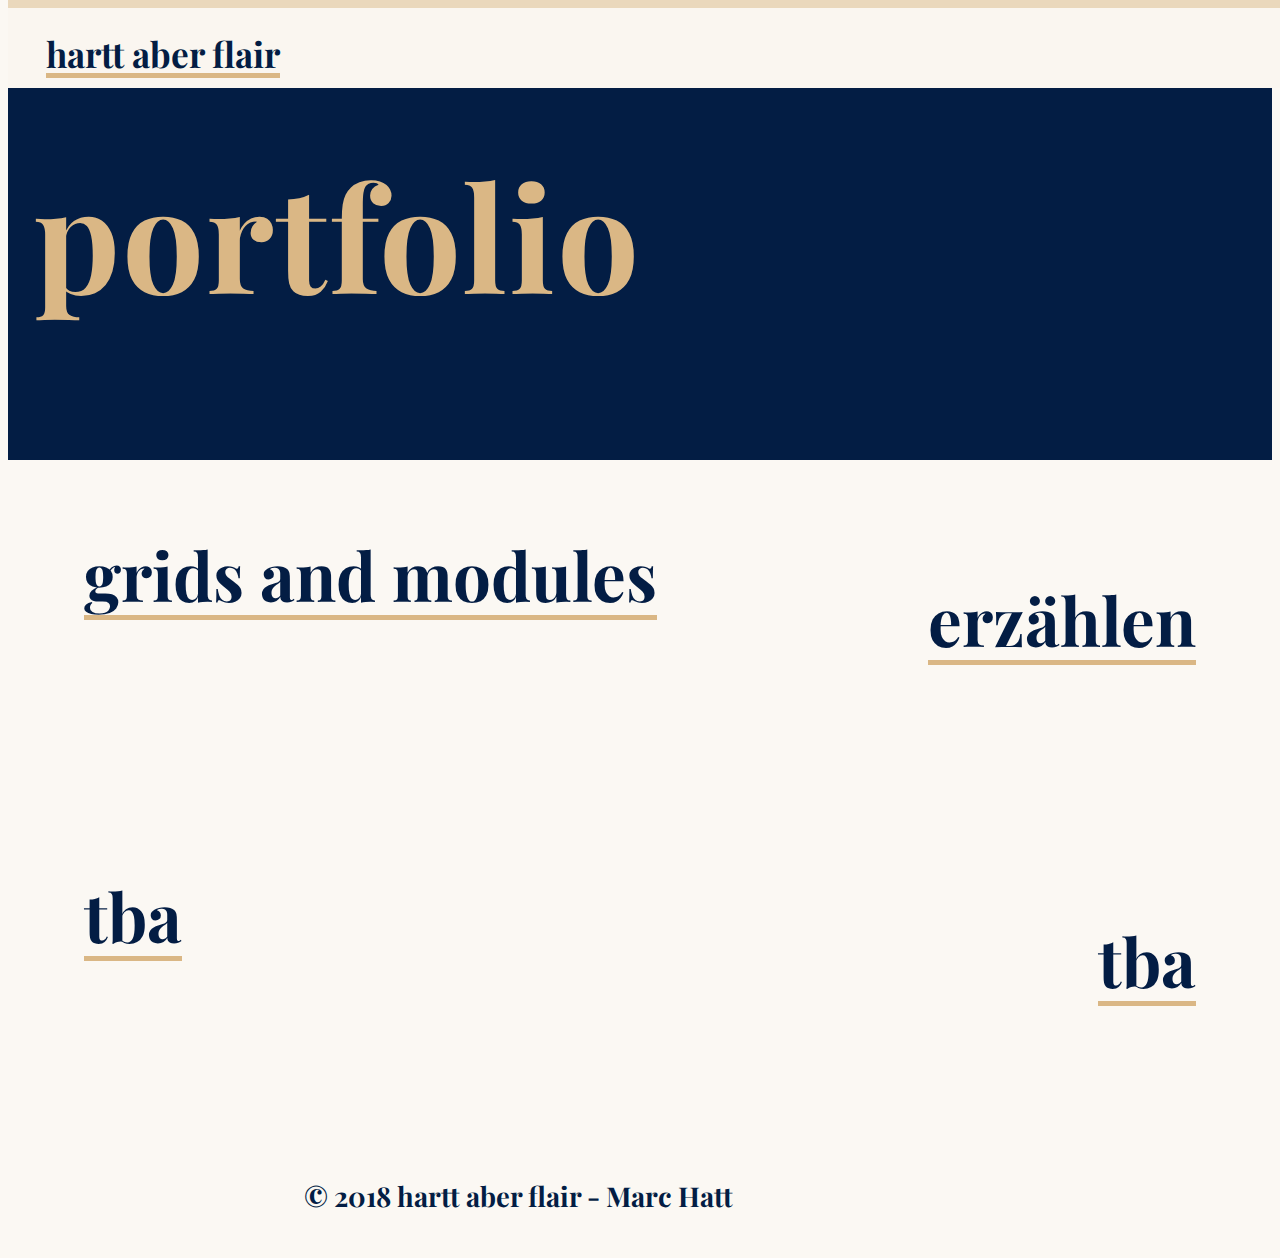
<file: portfolio.html>
<!DOCTYPE html>
<html>
<head>
    <title>hartt aber flair</title>
    <meta charset="utf-8"/>
    <meta name="viewport" content="width=device-width, initial-scale=1.0">
    <link rel="stylesheet" href="https://maxcdn.bootstrapcdn.com/bootstrap/4.0.0-beta.2/css/bootstrap.min.css"
          integrity="sha384-PsH8R72JQ3SOdhVi3uxftmaW6Vc51MKb0q5P2rRUpPvrszuE4W1povHYgTpBfshb" crossorigin="anonymous">
    <link href="https://fonts.googleapis.com/css?family=Fira+Sans:400,400i|Playfair+Display:700,700i" rel="stylesheet"
          type="text/css">
    <link rel="stylesheet" type="text/css" href="styles/portfolio.css">
    <script src="https://ajax.googleapis.com/ajax/libs/jquery/3.2.1/jquery.min.js"></script>
    <script src="https://maxcdn.bootstrapcdn.com/bootstrap/3.3.7/js/bootstrap.min.js"></script>
</head>
<body>
<header class="container-fluid">
    <div class="row">
        <h1 class="col-sm-4"><a href="index.html">hartt aber flair</a>
        </h1>
    </div>
</header>
<div class="back">
    <p><a href="index.html">home</a></p>
</div>
<section class="jumbotron">
    <div class="container-fluid">
        <div class="row text-center">
            <h2>portfolio</h2>
        </div>
    </div>
</section>
<section class="container-fluid">
    <div class="row">
        <div class="col-sm-6 nopadding">
            <h1 class="lab"><a href="erzaehlen.html">erzählen</a></h1>
        </div>
        <div class="col-sm-6 nopadding">
            <h1 class="experimentelles"><a href="erzaehlen.html">grids and
                modules</a></h1>
        </div>
    </div>
    <div class="row">
        <div class="col-sm-6 nopadding">
            <h1 class="diverses"><a>tba</a></h1>
        </div>
        <div class="col-sm-6 nopadding">
            <h1 class="case"><a>tba</a></h1>
        </div>
    </div>
</section>
<footer class="container-fluid">
    <div class="copy">
        <p class="copy">&copy; 2018 hartt aber flair - Marc Hatt</p>
    </div>
</footer>
<script src="https://code.jquery.com/jquery-3.2.1.slim.min.js"
        integrity="sha384-KJ3o2DKtIkvYIK3UENzmM7KCkRr/rE9/Qpg6aAZGJwFDMVNA/GpGFF93hXpG5KkN"
        crossorigin="anonymous"></script>
<script src="https://cdnjs.cloudflare.com/ajax/libs/popper.js/1.12.9/umd/popper.min.js"
        integrity="sha384-ApNbgh9B+Y1QKtv3Rn7W3mgPxhU9K/ScQsAP7hUibX39j7fakFPskvXusvfa0b4Q"
        crossorigin="anonymous"></script>
<script src="https://maxcdn.bootstrapcdn.com/bootstrap/4.0.0-beta.3/js/bootstrap.min.js"
        integrity="sha384-a5N7Y/aK3qNeh15eJKGWxsqtnX/wWdSZSKp+81YjTmS15nvnvxKHuzaWwXHDli+4"
        crossorigin="anonymous"></script>
</body>
</html>
</file>
<file: styles/portfolio.css>
/*TYPOGRAPHY*/

body {
  font-family: 'Fira Sans';
  font-weight: 400;
  color: #031d44;
  line-height: 1.5;
  font-kerning: normal;
    -moz-font-feature-settings: "kern", "liga", "clig", "calt";
    -ms-font-feature-settings: "kern", "liga", "clig", "calt";
    -webkit-font-feature-settings: "kern", "liga", "clig", "calt";
    font-feature-settings: "kern", "liga", "clig", "calt";
  background: rgba(218, 183, 133, 0.1) !important;
}

header {
  padding-top: 0.05%;
  padding-bottom: 0.6%;
  z-index: 10;
  position: absolute;
  width: 100%;
  background-color: rgb(250, 246, 240) !important;
}

header .row,
footer .row {
  display: flex;
  align-items: center;
}

header h1 {
  font-family: "Playfair Display";
  font-size:calc(100% + 1.5vw);
  font-weight: 700;
  color: #031d44;
  margin: 0;
  padding-left:calc(2% + 1vw);
  spacing: 0.5;
}

header p {
  padding: 0 20px;
  margin: 0;
}

h1 {
  font-family: "Playfair Display";
  font-size:calc(100% + 4vw);
  color: #324766;
  font-weight: 700;
  padding-top: 1.5vw;
  padding-left:calc(5% + 1vw);
  padding-right:calc(5% + 1vw);
  spacing: 0.3;
}

video {
  padding-top: 2vw;
  padding-bottom: 2vw;
  padding-right:calc(16% + 1vw);
  padding-left:calc(16% + 1vw);
  box-sizing: inherit;
}

h4.grundtext {
  font-family: "Playfair Display";
  font-weight: 700;
  color: #324766;
  font-size:calc(100% + 1.5vw);
  padding-top: 5vw;
  padding-right:calc(16% + 1vw);
  padding-left:calc(16% + 1vw);
  spacing: 0.3;
}

h5.grundtext {
  font-family: "Playfair Display";
  font-weight: 700;
  color: #324766;
  font-size:calc(100% + 1vw);
  padding-top: 2.5vw;
  padding-right:calc(16% + 1vw);
  padding-left:calc(16% + 1vw);
  spacing: 0.3;
}

p.grundtext {
  font-family: 'Fira Sans';
  font-weight: 400;
  color: #1c3356;
  line-height: 1.5;
  font-kerning: normal;
    -moz-font-feature-settings: "kern", "liga", "clig", "calt";
    -ms-font-feature-settings: "kern", "liga", "clig", "calt";
    -webkit-font-feature-settings: "kern", "liga", "clig", "calt";
    font-feature-settings: "kern", "liga", "clig", "calt";
  font-size:calc(100% + 0.6vw);
  padding-top: 1vw;
  padding-right:calc(16% + 1vw);
  padding-left:calc(16% + 1vw);
}

ul.grundtext {
  font-family: 'Fira Sans';
  font-weight: 400;
  color: #1c3356;
  line-height: 1.5;
  font-kerning: normal;
    -moz-font-feature-settings: "kern", "liga", "clig", "calt";
    -ms-font-feature-settings: "kern", "liga", "clig", "calt";
    -webkit-font-feature-settings: "kern", "liga", "clig", "calt";
    font-feature-settings: "kerjumbotron-fluidn", "liga", "clig", "calt";
  padding-right:calc(16% + 1vw);
  padding-left:calc(16% + 1vw);
  margin-left:calc(6% + 1vw);
}

li {
  font-family: 'Fira Sans';
  font-weight: 400;
  color: #1c3356;
  line-height: 1.5;
  font-kerning: normal;
    -moz-font-feature-settings: "kern", "liga", "clig", "calt";
    -ms-font-feature-settings: "kern", "liga", "clig", "calt";
    -webkit-font-feature-settings: "kern", "liga", "clig", "calt";
    font-feature-settings: "kern", "liga", "clig", "calt";
  font-size:calc(100% + 0.6vw);
  padding-top: 1vw;
  padding-left: calc(1% + 01vw);
  padding-right:calc(5% + 1vw);
}

a {
  color: inherit !important;
  text-decoration: none !important;
  border-bottom: 1px solid #dab785;
  box-shadow: inset 0 -4px 0 #dab785;
  transition: background 0.3s ease-out;
}

a:hover {
    background: rgba(218, 183, 133, 0.6);
}

.jumbotron {
  font-family: "Playfair Display";
  font-weight: 700;
  display: flex;
  align-items: center;
  background-color: #031d44;
  background-size: cover;
  color: #dab785;
  height: auto;
  margin: 0;
  padding-top: 8%;
  padding-bottom: 8%;
  border-radius: 0;
  min-height: 250px !important;
}

.jumbotron h2 {
  font-family: "Playfair Display";
  font-weight: 700;
  font-size:calc(110% + 10vw);
  color: #dab785;
  padding-left:calc(2% + 1vw);
  text-align: center;
  margin: auto;
  letter-spacing: 2px;
}

.jumbotron h3 {
  font-family: "Playfair Display";
  font-weight: 700;
  font-size:calc(100% + 1vw);
  color: #dab785;
  position: absolute;
  float: right;
}

.small-caps {
    -moz-font-feature-settings: "c2sc", "smcp";
    -ms-font-feature-settings: "c2sc", "smcp";
    -webkit-font-feature-settings: "c2sc", "smcp";
    font-feature-settings: "c2sc", "smcp";
    letter-spacing: 0.05em;
}

.tabular-figures {
    -moz-font-feature-settings: "tnum";
    -ms-font-feature-settings: "tnum";
    -webkit-font-feature-settings: "tnum";
    font-feature-settings: "tnum";
}

.oldstyle-figures {
    -moz-font-feature-settings: "onum";
    -ms-font-feature-settings: "onum";
    -webkit-font-feature-settings: "onum";
    font-feature-settings: "onum";
}

.btn.btn-primary {
  border-radius: 2px;
  border: 0;
  color: #fbd1d5;
  text-shadow: none;
  background-color: #ffffff;
}

.btn.btn-primary:hover {
  color: #ffffff;
  background-color: #fbd1d5;
}

.btn-secondary {
  background-color: #E8DFE0;
  color: #ffffff;
  margin: 0 0 30px;
}

div.grundtext {
  max-width: 1400px;
  margin: auto;
}

div.abschluss {
  max-width: 1400px;
  padding-bottom: 10vw;
  margin: auto;
}

footer {
  font-weight: 600;
  font-size: 12px;
  padding: 0.5vw;
}

footer .col-sm-12 {
  display: flex;
  justify-content: center;
  align-items: center;
  margin: auto;
}

footer ul {
  list-style: none;
  display: flex;
  justify-content: center;
  align-items: center;
  margin: auto;
  float: none;
}

.experimentelles {
  font-family: "Playfair Display";
  font-weight: 700;
  display: block;
  background-size: cover;
  color: #031d44;
  margin-bottom: 0;
  height: auto;
  padding-bottom: 10%;
  min-height: 150px !important;
}

.lab {
  font-family: "Playfair Display";
  font-weight: 700;
  display: block;
  background-size: cover;
  color: #031d44;
  margin-bottom: 0;
  height: auto;
  padding-bottom: 10%;
  min-height: 150px !important;
  float: right;
}

.case {
  font-family: "Playfair Display";
  font-weight: 700;
  display: block;
  background-size: cover;
  color: #031d44;
  margin-bottom: 0;
  height: auto;
  padding-bottom: 10%;
  min-height: 150px !important;
}

.diverses {
  font-family: "Playfair Display";
  font-weight: 700;
  display: block;
  background-size: cover;
  color: #031d44;
  margin-bottom: 0;
  height: auto;
  padding-bottom: 10%;
  min-height: 150px !important;
  float: right;
}

.nopadding {
   padding: 0 !important;
   margin: 0 !important;
}

.copy {
  font-family: "Playfair Display";
  font-weight: 700;
  color: #031d44;
  font-size:calc(100% + 0.6vw);
  text-align: center;
  align-items: center;
  justify-content: center
}

.back {
  font-family: "Playfair Display";
  font-weight: 700;
  position: -webkit-sticky;
  position: sticky;
  top: 0;
  z-index: 9;
  background-color: rgba(218, 183, 133, 0.5);
  color: #031d44;
  padding-left: calc(0.5% + 0.1vw);
  position: fixed;
  width: 100%;
  font-size: calc(100% + 1.5vw);
  height: calc(7% + 1vw);
}

iframe {
  display: flex;
  margin: 0 auto;
  width: 55vw;
  height: 45vw;
  padding-top: 1vw;
  padding-bottom: 2vw;
}

img {
  display: flex;
  margin: 0 auto;
  width: 55vw;
  height: 40vw;
  padding-top: 1vw;
  padding-bottom: 2vw;
}


@media only screen and (max-width: 780px){
  img {
    display: flex;
    margin: 0 auto;
    width: 90vw;
    height: 70vw;
  }

  iframe {
    width: 90vw;
    height: 70vw;
    margin: auto;
    padding: 0;
  }

  li.grundtext, ul.grundtext, p.grundtext, h5.grundtext, h4.grundtext {
    padding-left: 15px;
    padding-right: 15px;
  }

  .back {
    font-family: "Playfair Display";
    font-weight: 700;
    position: -webkit-sticky;
    position: sticky;
    top: 0;
    z-index: 9;
    background-color: rgba(218, 183, 133, 0.5);
    color: #031d44;
    padding-left: calc(3% + 1.1vw);
    position: fixed;
    width: 100%;
    font-size: 2.5em;
    height: calc(4.5% + 1vw);
  }

  body {
    font-size: 12px !important;
  }

  h1.col-sm-4 {
    font-size: 2.5em;
  }

  h1 {
    font-size: 4.5em;
    padding-left: 10vw;
    padding-right: 10vw;
  }

  blockquote {
    border: 2px solid #324766 !important;
    max-width: 500px !important;
    padding: 2.5vw 3vw !important;
  }

  blockquote::after {
      top: 1.5vw !important;
      left: 1.5vw !important;
  }

    blockquote .arrow::before {
      left: -1.2rem !important;
      right: auto;
      border-width: 2rem 0 0 2rem;
  }

  .arrow::before {
      border-color: #324766 transparent;
      top: 0.5rem !important;
      right: -2rem !important;
      border-width: 1.2rem 0 0 1.2rem !important;
  }

  .arrow::before, .arrow::after {
      display: block;
      position: absolute;
      content: '';
      border-style: solid;
      width: 0;
  }

  .arrow::after {
      border-color: rgb(250, 246, 240) transparent;
      top: 0.66rem !important;
      left: -0.9rem !important;
      right: auto;
      border-width: 1rem 0 0 1rem !important;
  }


}

/* Blockquote */

blockquote {
  padding: 1.5vw 2vw;
  color: #1c3356;
  font-size:calc(100% + 0.6vw);
  line-height: 1.4;
  font-family: 'Fira Sans';
  margin-left: calc(20% + 1vw) !important;
  margin: 2vw auto 2vw;
  position: relative;
  font-weight: 400;
  border: 3px solid #324766;
  max-width: 900px;
}

blockquote::after {
    z-index: -1;
    position: absolute;
    width: 100.25%;
    height: 100.5%;
    display: block;
    content: '';
    background: rgba(218, 183, 133, 0.4);
    top: 0.4vw;
    left: 0.4vw;
}

.content blockquote .arrow {
  left: 0;
  right: auto;
}

/* Arrow */

span {
  margin: 0;
  padding: 0;
  border: 0;
  outline: 0;
  font-weight: inherit;
  font-style: inherit;
  font-family: inherit;
  font-size: 100%;
  vertical-align: baseline;
}

.arrow {
    position: absolute;
    display: block;
    top: 0;
    right: 0;
}

blockquote .arrow {
    left: 0;
    right: auto;
}

blockquote .arrow::before {
    left: -2rem;
    right: auto;
    border-width: 2rem 0 0 2rem;
}

.arrow::before {
    border-color: #324766 transparent;
    top: 1rem;
    right: -1rem;
    border-width: 2rem 2rem 0 0;
}

.arrow::before, .arrow::after {
    display: block;
    position: absolute;
    content: '';
    border-style: solid;
    width: 0;
}

.content blockquote .arrow::after {
    left: -0.7rem;
    right: auto;
    border-width: 0.875rem 0 0 0.875rem;
}

.arrow::after {
    border-color: rgb(250, 246, 240) transparent;
    top: 1.2rem;
    left: -1.475rem;
    right: auto;
    border-width: 1.5rem 0 0 1.5rem;
}
</file>
